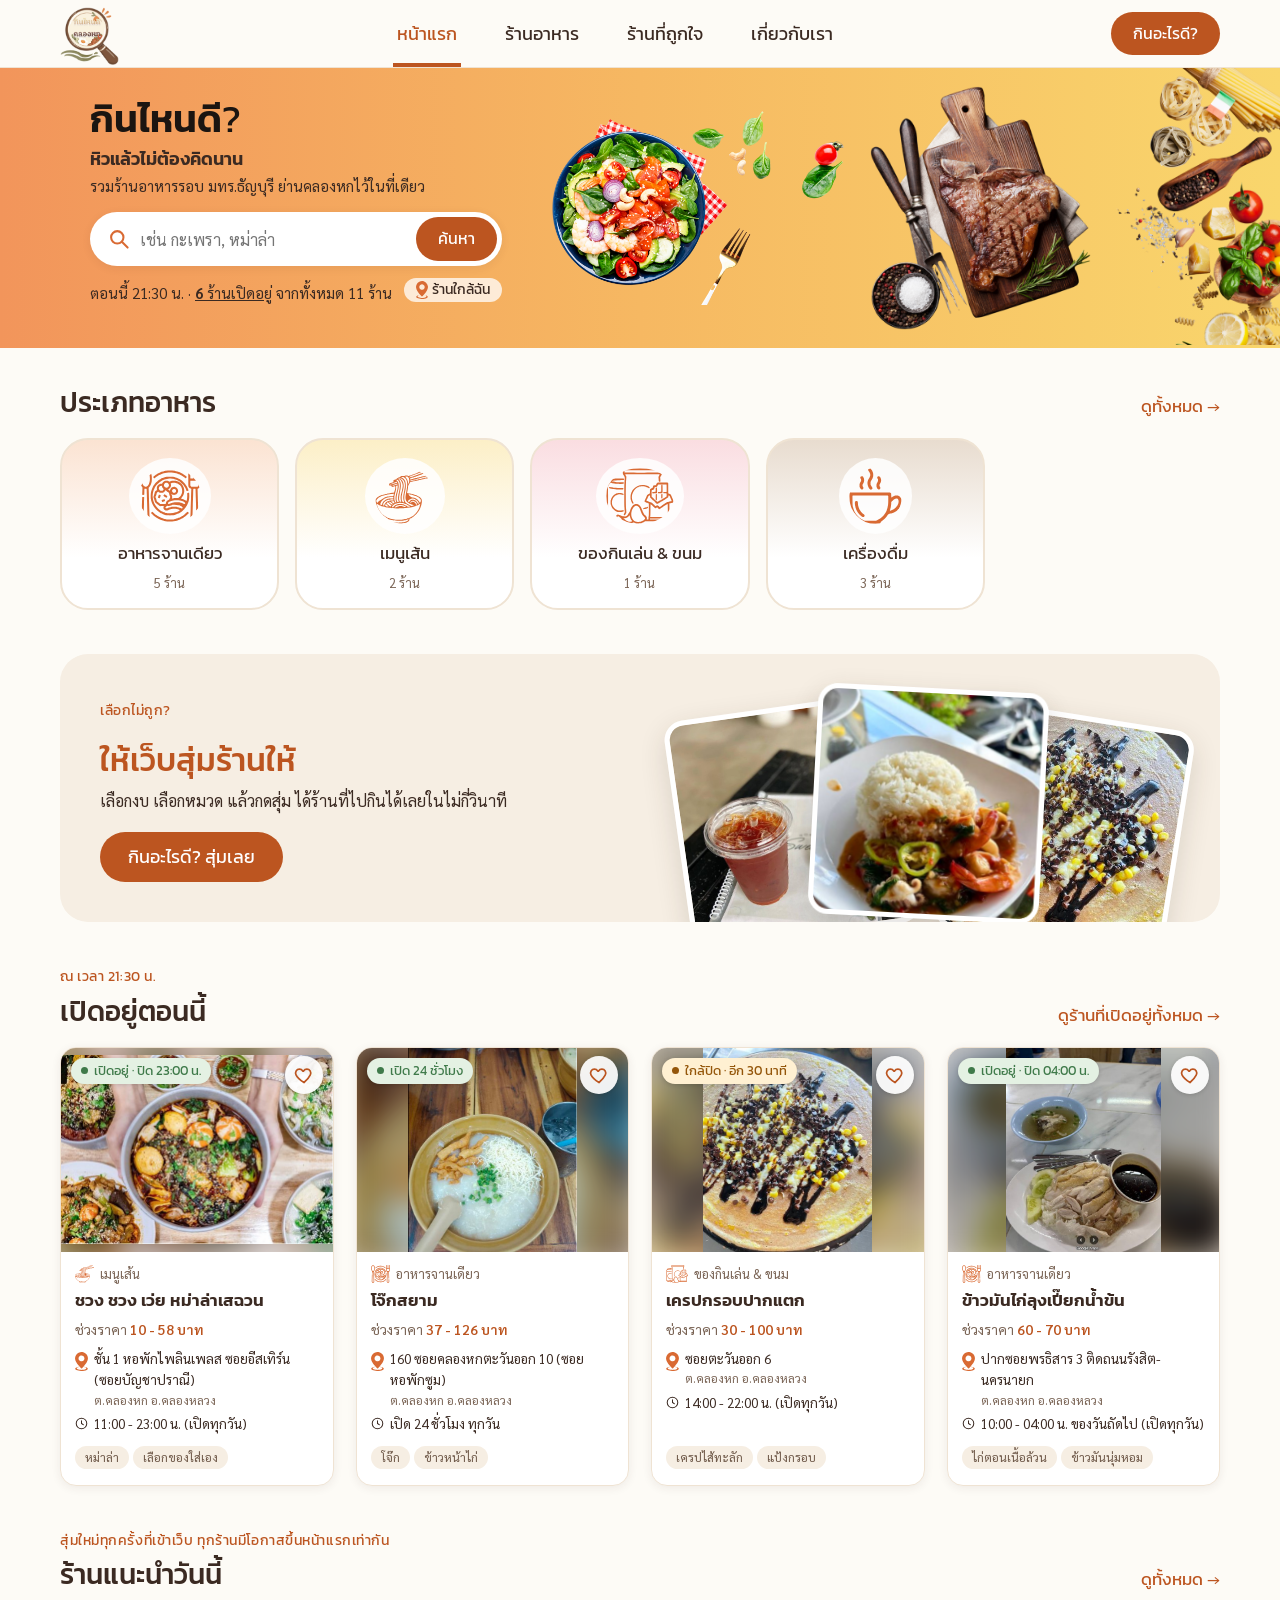
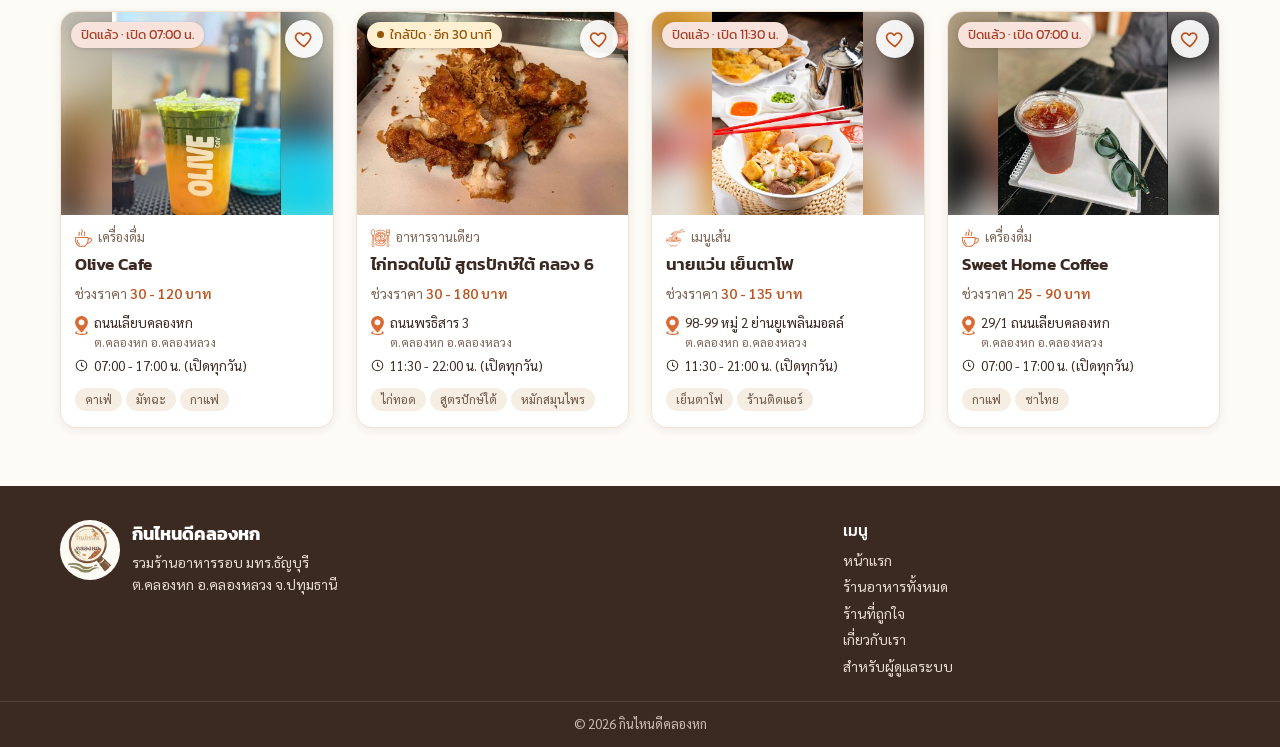
<file: index.html>
<!DOCTYPE html>
<html lang="th">
<head>
  <meta charset="UTF-8">
  <meta name="viewport" content="width=device-width, initial-scale=1.0">
  <title>กินไหนดีคลองหก</title>
  <meta property="og:type" content="website">
  <meta property="og:site_name" content="กินไหนดีคลองหก">
  <meta property="og:locale" content="th_TH">
  <meta property="og:title" content="กินไหนดีคลองหก">
  <meta property="og:description" content="รวมร้านอาหารอร่อยรอบ มทร.ธัญบุรี ต.คลองหก อ.คลองหลวง จ.ปทุมธานี">
  <meta property="og:url" content="https://pitchawat2549-cloud.github.io/kinnaidee-khlong6/">
  <meta property="og:image" content="https://pitchawat2549-cloud.github.io/kinnaidee-khlong6/images/og-image.jpg">
  <meta property="og:image:width" content="1200">
  <meta property="og:image:height" content="630">
  <meta property="og:image:alt" content="กินไหนดีคลองหก รวมร้านอาหารรอบ มทร.ธัญบุรี">
  <meta name="twitter:card" content="summary_large_image">
  <meta name="description" content="รวมร้านอาหารอร่อยรอบ มทร.ธัญบุรี ต.คลองหก อ.คลองหลวง จ.ปทุมธานี">
  <link rel="icon" href="images/favicon/favicon.ico?v=2" sizes="any">
  <link rel="icon" type="image/png" sizes="32x32" href="images/favicon/favicon-32.png?v=2">
  <link rel="icon" type="image/png" sizes="192x192" href="images/favicon/favicon-192.png?v=2">
  <link rel="apple-touch-icon" href="images/favicon/apple-touch-icon.png?v=2">
  <link rel="preconnect" href="https://fonts.googleapis.com">
  <link href="https://fonts.googleapis.com/css2?family=Kanit:wght@400;500;600&family=Sarabun:wght@400;500;600&display=swap" rel="stylesheet">
  <link rel="stylesheet" href="css/common.css?v=20261018f">
  <link rel="stylesheet" href="css/home.css?v=20261018f">
</head>
<body data-root="" data-page="home">

  <header id="site-header"></header>

  <main class="container">

    <section class="hero hero-home">
      <div class="hero-text">
        <h1>กินไหนดี<span class="light">?</span></h1>
        <h2>หิวแล้วไม่ต้องคิดนาน</h2>
        <p>รวมร้านอาหารรอบ มทร.ธัญบุรี ย่านคลองหกไว้ในที่เดียว</p>
        <form class="search-bar" action="restaurant/restaurants.html" role="search">
          <img src="images/icons/search.svg" alt="">
          <input type="search" name="q" id="home-q" placeholder="เช่น กะเพรา, หม่าล่า" aria-label="ค้นหาร้านหรือเมนู">
          <button class="btn" type="submit">ค้นหา</button>
        </form>
        <p class="hero-status" id="home-status"></p>
      </div>
      <div class="hero-images">
        <img src="images/decor/salad.png" alt="" class="img-salad">
        <img src="images/decor/steak.png" alt="" class="img-steak">
        <img src="images/decor/pasta.png" alt="" class="img-pasta">
      </div>
    </section>

    <section class="section">
      <div class="section-head">
        <h2>ประเภทอาหาร</h2>
        <a href="restaurant/restaurants.html" class="see-all">ดูทั้งหมด →</a>
      </div>
      <div class="category-list" id="home-categories"></div>
    </section>

    <section class="section">
      <div class="pick-band">
        <div class="pick-band-text">
          <p class="eyebrow">เลือกไม่ถูก?</p>
          <h2>ให้เว็บสุ่มร้านให้</h2>
          <p>เลือกงบ เลือกหมวด แล้วกดสุ่ม ได้ร้านที่ไปกินได้เลยในไม่กี่วินาที</p>
          <button type="button" class="btn btn-lg" data-picker>กินอะไรดี? สุ่มเลย</button>
        </div>
        <div class="pick-band-photos" id="pick-photos" aria-hidden="true"></div>
      </div>
    </section>

    <section class="section" id="open-section" hidden>
      <div class="section-head">
        <div>
          <p class="eyebrow" id="open-time"></p>
          <h2>เปิดอยู่ตอนนี้</h2>
        </div>
        <a href="restaurant/restaurants.html?open=1" class="see-all">ดูร้านที่เปิดอยู่ทั้งหมด →</a>
      </div>
      <div class="restaurant-list" id="home-open"></div>
    </section>

    <section class="section">
      <div class="section-head">
        <div>
          <p class="eyebrow">สุ่มใหม่ทุกครั้งที่เข้าเว็บ ทุกร้านมีโอกาสขึ้นหน้าแรกเท่ากัน</p>
          <h2>ร้านแนะนำวันนี้</h2>
        </div>
        <a href="restaurant/restaurants.html" class="see-all">ดูทั้งหมด →</a>
      </div>
      <div class="restaurant-list" id="home-restaurants"></div>
    </section>

    <section class="section" id="fav-section" hidden>
      <div class="section-head">
        <h2>ร้านที่คุณถูกใจ</h2>
        <a href="restaurant/favorites.html" class="see-all">ดูทั้งหมด →</a>
      </div>
      <div class="restaurant-list" id="home-favs"></div>
    </section>

  </main>

  <footer id="site-footer"></footer>

  <script src="js/config.js?v=20261018f"></script>
  <script src="js/seed-data.js?v=20261018f"></script>
  <script src="js/api.js?v=20261018f"></script>
  <script src="js/ui.js?v=20261018f"></script>
  <script src="js/home.js?v=20261018f"></script>
</body>
</html>
</file>
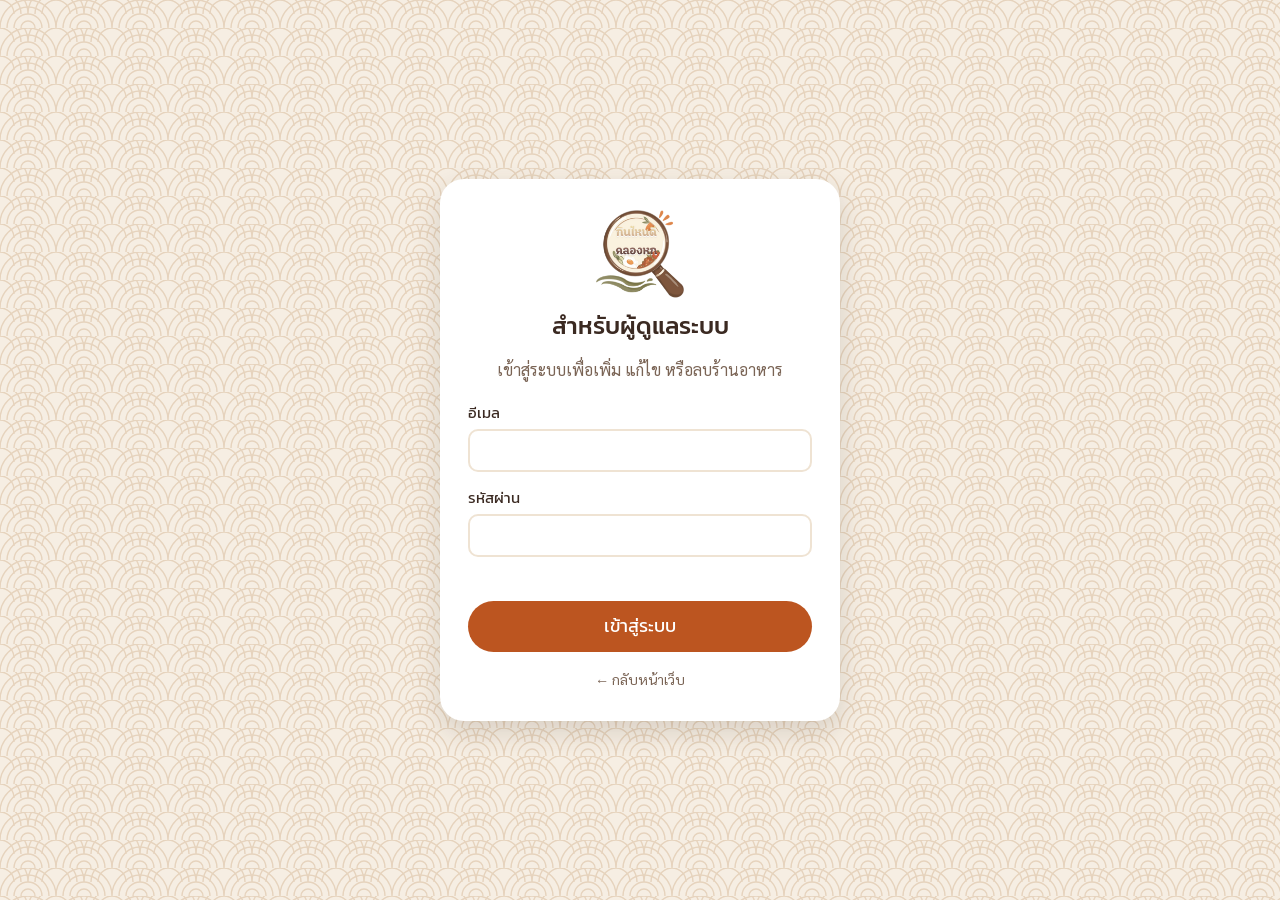
<file: admin/index.html>
<!DOCTYPE html>
<html lang="th">
<head>
  <meta charset="UTF-8">
  <meta name="viewport" content="width=device-width, initial-scale=1.0">
  <title>ระบบจัดการร้าน | กินไหนดีคลองหก</title>
  <meta name="robots" content="noindex">
  <link rel="icon" href="../images/favicon/favicon.ico?v=2" sizes="any">
  <link rel="icon" type="image/png" sizes="32x32" href="../images/favicon/favicon-32.png?v=2">
  <link rel="icon" type="image/png" sizes="192x192" href="../images/favicon/favicon-192.png?v=2">
  <link rel="apple-touch-icon" href="../images/favicon/apple-touch-icon.png?v=2">
  <link href="https://fonts.googleapis.com/css2?family=Kanit:wght@400;500;600&family=Sarabun:wght@400;500;600&display=swap" rel="stylesheet">
  <link rel="stylesheet" href="../css/common.css?v=20261018f">
  <link rel="stylesheet" href="../css/admin.css?v=20261018f">
</head>
<body data-root="../" data-page="admin">

  <header class="admin-bar">
    <a href="../index.html" class="admin-brand"><img src="../images/logo.png" alt=""> ระบบจัดการร้าน</a>
    <div class="admin-user">
      <span id="admin-email"></span>
      <a href="../index.html" target="_blank" rel="noopener" class="btn btn-ghost">ดูหน้าเว็บ</a>
      <button type="button" class="btn" id="logout">ออกจากระบบ</button>
    </div>
  </header>

  <main class="admin-main">
    <nav class="admin-tabs" role="tablist">
      <button type="button" role="tab" class="active" data-tab="restaurants" aria-selected="true">ร้านอาหาร <small id="count-restaurants"></small></button>
      <button type="button" role="tab" data-tab="suggestions" aria-selected="false">ข้อความจากผู้ใช้ <small id="count-new"></small></button>
    </nav>

    <section id="tab-restaurants">
      <div class="admin-toolbar">
        <input type="search" id="admin-search" placeholder="ค้นหาชื่อร้าน หรือรหัสร้าน" aria-label="ค้นหาร้าน">
        <button type="button" class="btn" id="add-restaurant">+ เพิ่มร้านใหม่</button>
      </div>
      <div class="table-wrap">
        <table class="admin-table">
          <thead>
            <tr><th>รูป</th><th>ชื่อร้าน</th><th>หมวด</th><th>เวลาเปิด-ปิด</th><th>สถานะ</th><th>แก้ไขล่าสุด</th><th></th></tr>
          </thead>
          <tbody id="restaurant-rows"></tbody>
        </table>
      </div>
    </section>

    <section id="tab-suggestions" hidden>
      <div class="suggestion-list" id="suggestion-list"></div>
    </section>
  </main>

  <script src="../js/config.js?v=20261018f"></script>
  <script src="../js/seed-data.js?v=20261018f"></script>
  <script src="../js/api.js?v=20261018f"></script>
  <script src="../js/ui.js?v=20261018f"></script>
  <script src="../js/admin.js?v=20261018f"></script>
</body>
</html>
</file>
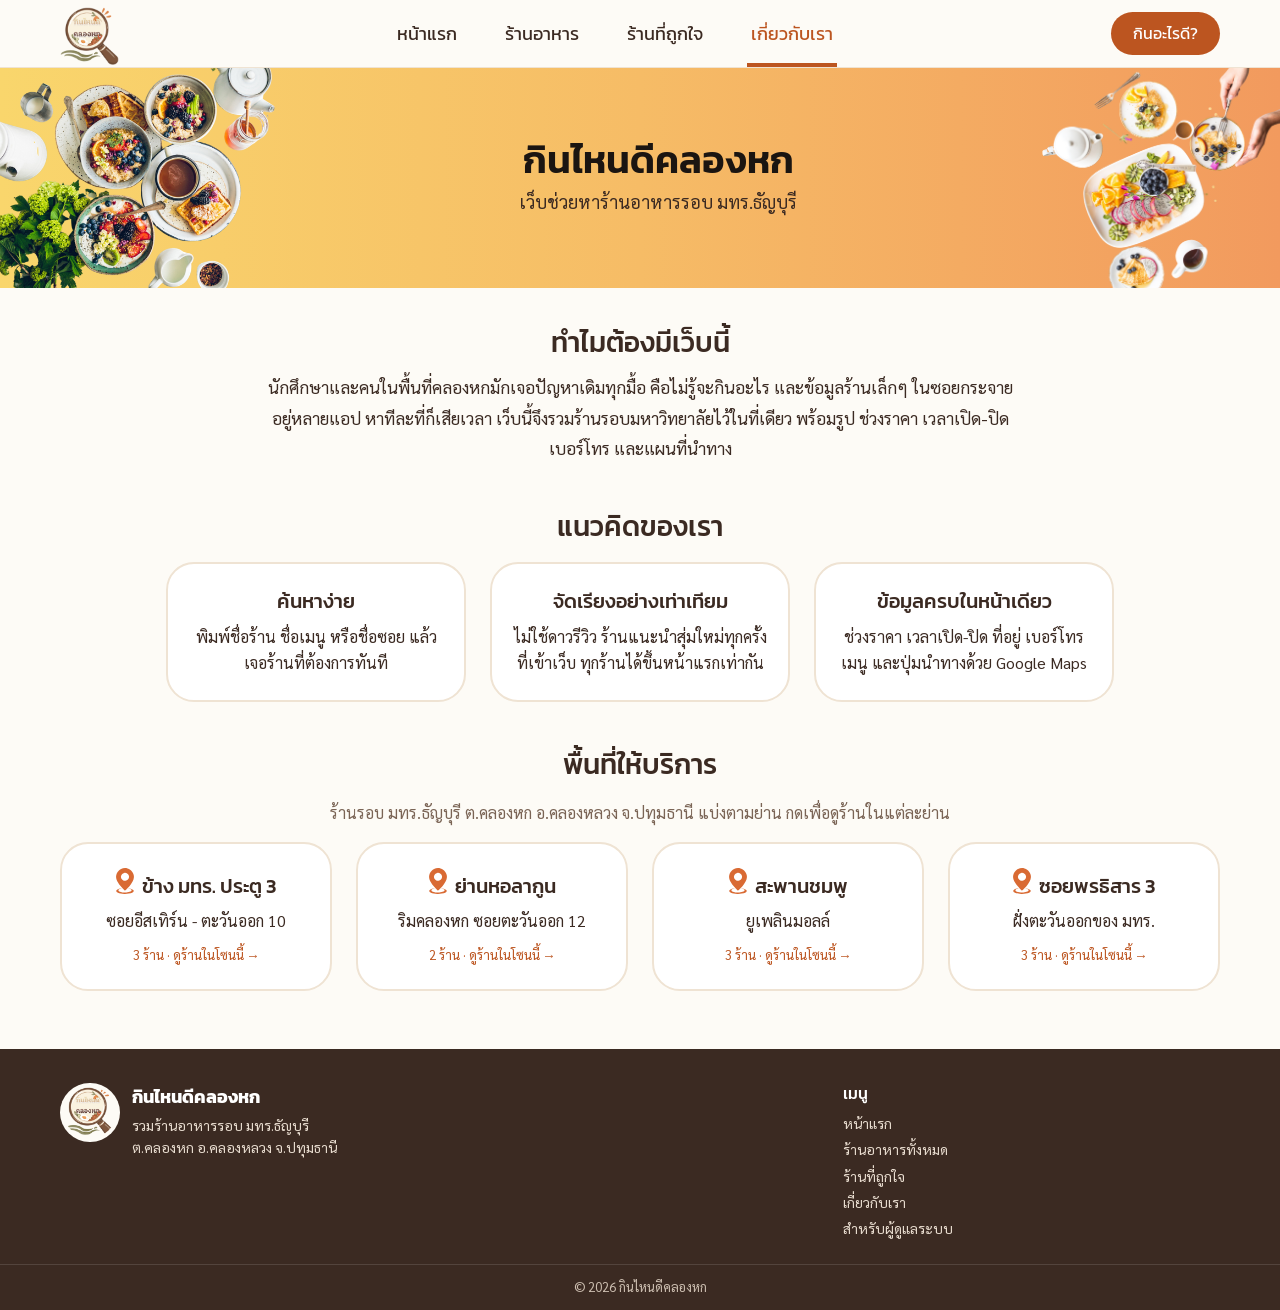
<file: about/about.html>
<!DOCTYPE html>
<html lang="th">
<head>
  <meta charset="UTF-8">
  <meta name="viewport" content="width=device-width, initial-scale=1.0">
  <title>เกี่ยวกับเรา | กินไหนดีคลองหก</title>
  <meta property="og:type" content="website">
  <meta property="og:site_name" content="กินไหนดีคลองหก">
  <meta property="og:locale" content="th_TH">
  <meta property="og:title" content="เกี่ยวกับเรา | กินไหนดีคลองหก">
  <meta property="og:description" content="ที่มาของเว็บกินไหนดีคลองหก แนวคิด พื้นที่ให้บริการ และทีมงาน">
  <meta property="og:url" content="https://pitchawat2549-cloud.github.io/kinnaidee-khlong6/about/about.html">
  <meta property="og:image" content="https://pitchawat2549-cloud.github.io/kinnaidee-khlong6/images/og-image.jpg">
  <meta property="og:image:width" content="1200">
  <meta property="og:image:height" content="630">
  <meta property="og:image:alt" content="กินไหนดีคลองหก รวมร้านอาหารรอบ มทร.ธัญบุรี">
  <meta name="twitter:card" content="summary_large_image">
  <meta name="description" content="ที่มาของเว็บกินไหนดีคลองหก แนวคิด พื้นที่ให้บริการ และทีมงาน">
  <link rel="icon" href="../images/favicon/favicon.ico?v=2" sizes="any">
  <link rel="icon" type="image/png" sizes="32x32" href="../images/favicon/favicon-32.png?v=2">
  <link rel="icon" type="image/png" sizes="192x192" href="../images/favicon/favicon-192.png?v=2">
  <link rel="apple-touch-icon" href="../images/favicon/apple-touch-icon.png?v=2">
  <link rel="preconnect" href="https://fonts.googleapis.com">
  <link href="https://fonts.googleapis.com/css2?family=Kanit:wght@400;500;600&family=Sarabun:wght@400;500;600&display=swap" rel="stylesheet">
  <link rel="stylesheet" href="../css/common.css?v=20261018f">
  <link rel="stylesheet" href="../css/about.css?v=20261018f">
</head>
<body data-root="../" data-page="about">

  <header id="site-header"></header>

  <main class="container">

    <section class="hero hero-about">
      <img src="../images/decor/breakfast-left.png" alt="" class="img-left">
      <div class="about-title">
        <h1>กินไหนดีคลองหก</h1>
        <p>เว็บช่วยหาร้านอาหารรอบ มทร.ธัญบุรี</p>
      </div>
      <img src="../images/decor/breakfast-right.png" alt="" class="img-right">
    </section>

    <section class="section about-intro center">
      <h2>ทำไมต้องมีเว็บนี้</h2>
      <p>นักศึกษาและคนในพื้นที่คลองหกมักเจอปัญหาเดิมทุกมื้อ คือไม่รู้จะกินอะไร และข้อมูลร้านเล็กๆ ในซอยกระจายอยู่หลายแอป หาทีละที่ก็เสียเวลา เว็บนี้จึงรวมร้านรอบมหาวิทยาลัยไว้ในที่เดียว พร้อมรูป ช่วงราคา เวลาเปิด-ปิด เบอร์โทร และแผนที่นำทาง</p>
    </section>

    <section class="section center">
      <h2 class="about-h">แนวคิดของเรา</h2>
      <div class="about-list">
        <div class="about-card">
          <h3>ค้นหาง่าย</h3>
          <p>พิมพ์ชื่อร้าน ชื่อเมนู หรือชื่อซอย แล้วเจอร้านที่ต้องการทันที</p>
        </div>
        <div class="about-card">
          <h3>จัดเรียงอย่างเท่าเทียม</h3>
          <p>ไม่ใช้ดาวรีวิว ร้านแนะนำสุ่มใหม่ทุกครั้งที่เข้าเว็บ ทุกร้านได้ขึ้นหน้าแรกเท่ากัน</p>
        </div>
        <div class="about-card">
          <h3>ข้อมูลครบในหน้าเดียว</h3>
          <p>ช่วงราคา เวลาเปิด-ปิด ที่อยู่ เบอร์โทร เมนู และปุ่มนำทางด้วย Google Maps</p>
        </div>
      </div>
    </section>

    <section class="section center">
      <h2 class="about-h">พื้นที่ให้บริการ</h2>
      <p class="muted">ร้านรอบ มทร.ธัญบุรี ต.คลองหก อ.คลองหลวง จ.ปทุมธานี แบ่งตามย่าน กดเพื่อดูร้านในแต่ละย่าน</p>
      <div class="about-list" id="area-list"></div>
    </section>

  </main>

  <footer id="site-footer"></footer>

  <script src="../js/config.js?v=20261018f"></script>
  <script src="../js/seed-data.js?v=20261018f"></script>
  <script src="../js/api.js?v=20261018f"></script>
  <script src="../js/ui.js?v=20261018f"></script>
  <script src="../js/about.js?v=20261018f"></script>
</body>
</html>
</file>
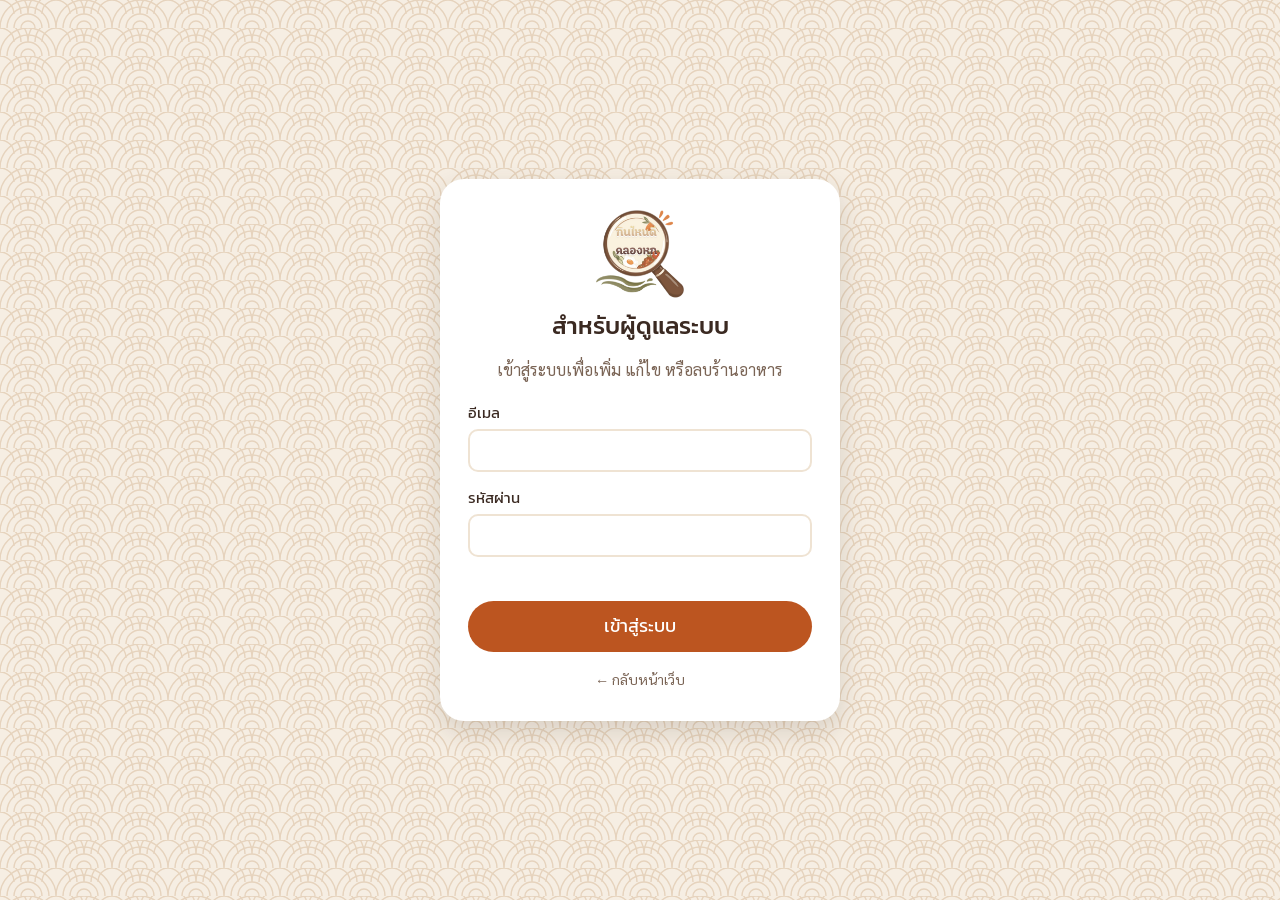
<file: admin/login.html>
<!DOCTYPE html>
<html lang="th">
<head>
  <meta charset="UTF-8">
  <meta name="viewport" content="width=device-width, initial-scale=1.0">
  <title>เข้าสู่ระบบผู้ดูแล | กินไหนดีคลองหก</title>
  <meta name="robots" content="noindex">
  <link rel="icon" href="../images/favicon/favicon.ico?v=2" sizes="any">
  <link rel="icon" type="image/png" sizes="32x32" href="../images/favicon/favicon-32.png?v=2">
  <link rel="icon" type="image/png" sizes="192x192" href="../images/favicon/favicon-192.png?v=2">
  <link rel="apple-touch-icon" href="../images/favicon/apple-touch-icon.png?v=2">
  <link href="https://fonts.googleapis.com/css2?family=Kanit:wght@400;500;600&family=Sarabun:wght@400;500;600&display=swap" rel="stylesheet">
  <link rel="stylesheet" href="../css/common.css?v=20261018f">
  <link rel="stylesheet" href="../css/admin.css?v=20261018f">
</head>
<body data-root="../" data-page="admin" class="admin-login">

  <main class="login-box">
    <a href="../index.html"><img src="../images/logo.png" alt="กินไหนดีคลองหก" class="login-logo"></a>
    <h1>สำหรับผู้ดูแลระบบ</h1>
    <p class="muted">เข้าสู่ระบบเพื่อเพิ่ม แก้ไข หรือลบร้านอาหาร</p>

    <div class="notice" id="not-configured" hidden>
      <b>ยังไม่ได้เชื่อมฐานข้อมูล</b>
      <p>ใส่ค่า SUPABASE_URL และ SUPABASE_ANON_KEY ในไฟล์ <code>js/config.js</code> ก่อน (ดูวิธีใน README.md)</p>
    </div>

    <form id="login-form" class="login-form" novalidate>
      <label class="field">อีเมล <input type="email" id="email" autocomplete="username" required></label>
      <label class="field">รหัสผ่าน <input type="password" id="password" autocomplete="current-password" required></label>
      <p class="form-msg" role="alert" id="login-msg"></p>
      <button class="btn btn-lg" type="submit">เข้าสู่ระบบ</button>
    </form>
    <a href="../index.html" class="back-site">← กลับหน้าเว็บ</a>
  </main>

  <script src="../js/config.js?v=20261018f"></script>
  <script src="../js/seed-data.js?v=20261018f"></script>
  <script src="../js/api.js?v=20261018f"></script>
  <script src="../js/ui.js?v=20261018f"></script>
  <script>    (async () => {
      if (!DB.configured) {
        $("#not-configured").hidden = false;
        $$("#login-form input, #login-form button").forEach(el => (el.disabled = true));
        return;
      }
      if (await DB.admin.session()) location.replace("index.html");
      $("#login-form").addEventListener("submit", async e => {
        e.preventDefault();
        const msg = $("#login-msg");
        const email = $("#email").value.trim(), password = $("#password").value;
        if (!email || !password) { msg.textContent = "กรุณากรอกอีเมลและรหัสผ่าน"; return; }
        const btn = $("button[type=submit]");
        btn.disabled = true; btn.textContent = "กำลังเข้าสู่ระบบ…";
        try {
          await DB.admin.signIn(email, password);
          location.replace("index.html");
        } catch (err) {
          msg.textContent = err.message;
          btn.disabled = false; btn.textContent = "เข้าสู่ระบบ";
        }
      });
    })();
  </script>
</body>
</html>
</file>
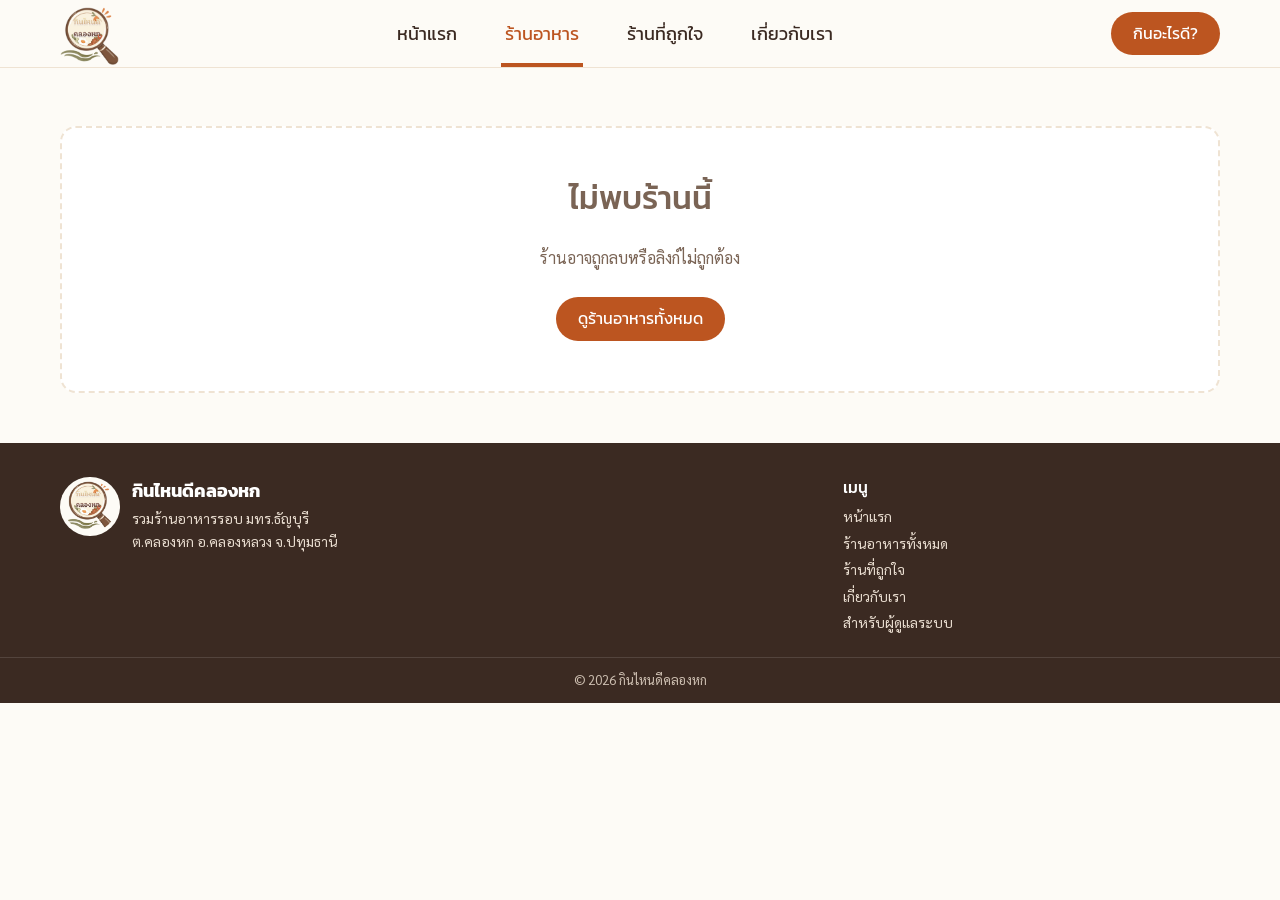
<file: restaurant/detail.html>
<!DOCTYPE html>
<html lang="th">
<head>
  <meta charset="UTF-8">
  <meta name="viewport" content="width=device-width, initial-scale=1.0">
  <title>รายละเอียดร้าน | กินไหนดีคลองหก</title>
  <meta property="og:type" content="website">
  <meta property="og:site_name" content="กินไหนดีคลองหก">
  <meta property="og:locale" content="th_TH">
  <meta property="og:title" content="รายละเอียดร้าน | กินไหนดีคลองหก">
  <meta property="og:description" content="รายละเอียดร้านอาหาร เมนู ราคา เวลาเปิด-ปิด และแผนที่">
  <meta property="og:url" content="https://pitchawat2549-cloud.github.io/kinnaidee-khlong6/restaurant/detail.html">
  <meta property="og:image" content="https://pitchawat2549-cloud.github.io/kinnaidee-khlong6/images/og-image.jpg">
  <meta property="og:image:width" content="1200">
  <meta property="og:image:height" content="630">
  <meta property="og:image:alt" content="กินไหนดีคลองหก รวมร้านอาหารรอบ มทร.ธัญบุรี">
  <meta name="twitter:card" content="summary_large_image">
  <meta name="description" content="รายละเอียดร้านอาหาร เมนู ราคา เวลาเปิด-ปิด และแผนที่">
  <link rel="icon" href="../images/favicon/favicon.ico?v=2" sizes="any">
  <link rel="icon" type="image/png" sizes="32x32" href="../images/favicon/favicon-32.png?v=2">
  <link rel="icon" type="image/png" sizes="192x192" href="../images/favicon/favicon-192.png?v=2">
  <link rel="apple-touch-icon" href="../images/favicon/apple-touch-icon.png?v=2">
  <link rel="preconnect" href="https://fonts.googleapis.com">
  <link href="https://fonts.googleapis.com/css2?family=Kanit:wght@400;500;600&family=Sarabun:wght@400;500;600&display=swap" rel="stylesheet">
  <link rel="stylesheet" href="../css/common.css?v=20261018f">
  <link rel="stylesheet" href="../css/restaurant-detail.css?v=20261018f">
</head>
<body data-root="../" data-page="restaurants">

  <header id="site-header"></header>

  <main class="container detail" id="detail">

    <nav class="crumbs" aria-label="ตำแหน่งหน้า">
      <a href="../index.html">หน้าแรก</a> ›
      <a href="restaurants.html">ร้านอาหาร</a> ›
      <span id="crumb-name"></span>
    </nav>

    <div class="detail-top">
      <section class="gallery" aria-label="รูปร้าน">
        <button type="button" class="gallery-main" id="gallery-main" aria-label="ดูรูปขนาดใหญ่">
          <span class="gallery-blur" id="gallery-blur"></span>
          <img id="gallery-img" alt="">
          <span class="gallery-zoom">ดูรูปเต็มจอ ⤢</span>
        </button>
        <div class="gallery-thumbs" id="gallery-thumbs"></div>
        <p class="credit" id="detail-credit"></p>
      </section>

      <section class="info">
        <p class="info-cat" id="detail-cat"></p>
        <h1 id="detail-name"></h1>
        <p id="detail-status"></p>
        <dl class="info-list">
          <div id="row-price"><dt>ช่วงราคา</dt><dd id="detail-price"></dd></div>
          <div id="row-hours"><dt>เวลาเปิด-ปิด</dt><dd id="detail-hours"></dd></div>
          <div><dt>ที่อยู่</dt><dd id="detail-address"></dd></div>
          <div id="row-area"><dt>โซน</dt><dd id="detail-area"></dd></div>
          <div id="row-phone"><dt>เบอร์โทร</dt><dd id="detail-phone"></dd></div>
        </dl>
        <div class="tags" id="detail-tags"></div>
        <div class="info-actions">
          <a class="btn" id="detail-route" target="_blank" rel="noopener">ดูเส้นทาง</a>
          <a class="btn btn-ghost" id="detail-call" hidden>โทรหาร้าน</a>
          <button type="button" class="btn btn-ghost fav-text" id="detail-fav">♡ ถูกใจ</button>
          <button type="button" class="btn btn-ghost" id="detail-share">แชร์ร้านนี้</button>
        </div>
        <p class="verified" id="detail-verified" hidden></p>
        <p class="data-note">ข้อมูลเวลา เบอร์โทร และราคา รวบรวมจาก Google Maps และ Wongnai (ต.ค. 2026)
          ราคาหน้าร้านอาจต่างจากราคาในแอปเดลิเวอรี่ และอาจเปลี่ยนแปลงได้</p>
        <button type="button" class="link-btn report" id="detail-report">ข้อมูลไม่ถูกต้อง? แจ้งทีมงาน</button>
      </section>
    </div>

    <section class="panel" id="menu-panel" aria-labelledby="menu-title">
      <h2 id="menu-title">เมนูและราคา</h2>
      <div class="menu-grid" id="detail-menu"></div>
    </section>

    <section class="panel" aria-labelledby="map-title">
      <div class="panel-head">
        <h2 id="map-title"><img src="../images/icons/pin.svg" alt=""> ตำแหน่งร้าน</h2>
        <a class="see-all" id="detail-route2" target="_blank" rel="noopener">เปิดใน Google Maps →</a>
      </div>
      <p class="muted" id="map-address"></p>
      <iframe id="detail-map" class="map" loading="lazy" title="แผนที่ร้าน" referrerpolicy="no-referrer-when-downgrade"></iframe>
    </section>

    <section class="section related" id="related-section" hidden>
      <div class="section-head">
        <h2>ร้านอื่นในหมวด<span id="related-cat"></span></h2>
      </div>
      <div class="restaurant-list" id="related-list"></div>
    </section>

  </main>

  <footer id="site-footer"></footer>

  <script src="../js/config.js?v=20261018f"></script>
  <script src="../js/seed-data.js?v=20261018f"></script>
  <script src="../js/api.js?v=20261018f"></script>
  <script src="../js/ui.js?v=20261018f"></script>
  <script src="../js/detail.js?v=20261018f"></script>
</body>
</html>
</file>
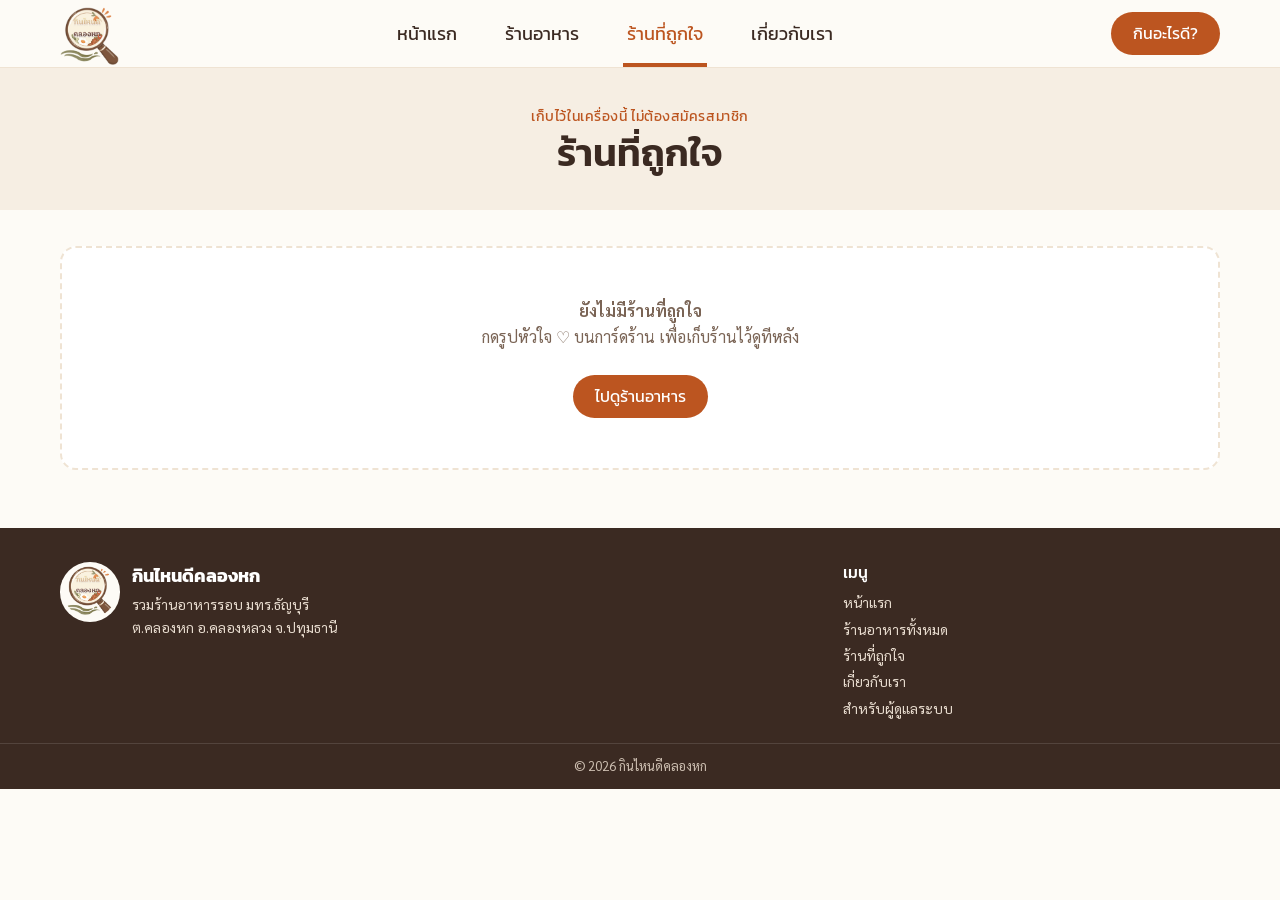
<file: restaurant/favorites.html>
<!DOCTYPE html>
<html lang="th">
<head>
  <meta charset="UTF-8">
  <meta name="viewport" content="width=device-width, initial-scale=1.0">
  <title>ร้านที่ถูกใจ | กินไหนดีคลองหก</title>
  <meta property="og:type" content="website">
  <meta property="og:site_name" content="กินไหนดีคลองหก">
  <meta property="og:locale" content="th_TH">
  <meta property="og:title" content="ร้านที่ถูกใจ | กินไหนดีคลองหก">
  <meta property="og:description" content="ร้านอาหารที่คุณกดถูกใจไว้ในเว็บกินไหนดีคลองหก">
  <meta property="og:url" content="https://pitchawat2549-cloud.github.io/kinnaidee-khlong6/restaurant/favorites.html">
  <meta property="og:image" content="https://pitchawat2549-cloud.github.io/kinnaidee-khlong6/images/og-image.jpg">
  <meta property="og:image:width" content="1200">
  <meta property="og:image:height" content="630">
  <meta property="og:image:alt" content="กินไหนดีคลองหก รวมร้านอาหารรอบ มทร.ธัญบุรี">
  <meta name="twitter:card" content="summary_large_image">
  <meta name="description" content="ร้านอาหารที่คุณกดถูกใจไว้ในเว็บกินไหนดีคลองหก">
  <link rel="icon" href="../images/favicon/favicon.ico?v=2" sizes="any">
  <link rel="icon" type="image/png" sizes="32x32" href="../images/favicon/favicon-32.png?v=2">
  <link rel="icon" type="image/png" sizes="192x192" href="../images/favicon/favicon-192.png?v=2">
  <link rel="apple-touch-icon" href="../images/favicon/apple-touch-icon.png?v=2">
  <link rel="preconnect" href="https://fonts.googleapis.com">
  <link href="https://fonts.googleapis.com/css2?family=Kanit:wght@400;500;600&family=Sarabun:wght@400;500;600&display=swap" rel="stylesheet">
  <link rel="stylesheet" href="../css/common.css?v=20261018f">
  <link rel="stylesheet" href="../css/favorites.css?v=20261018f">
</head>
<body data-root="../" data-page="favorites">

  <header id="site-header"></header>

  <main class="container">

    <section class="fav-head">
      <p class="eyebrow">เก็บไว้ในเครื่องนี้ ไม่ต้องสมัครสมาชิก</p>
      <h1>ร้านที่ถูกใจ</h1>
      <p class="muted" id="fav-count"></p>
    </section>

    <section class="section">
      <div class="fav-tools" id="fav-tools" hidden>
        <button type="button" class="btn" data-picker-fav>สุ่มจากร้านที่ถูกใจ</button>
        <button type="button" class="link-btn clear-btn" id="fav-clear">ล้างทั้งหมด</button>
      </div>
      <div class="restaurant-list" id="fav-list"></div>
    </section>

  </main>

  <footer id="site-footer"></footer>

  <script src="../js/config.js?v=20261018f"></script>
  <script src="../js/seed-data.js?v=20261018f"></script>
  <script src="../js/api.js?v=20261018f"></script>
  <script src="../js/ui.js?v=20261018f"></script>
  <script src="../js/favorites.js?v=20261018f"></script>
</body>
</html>
</file>
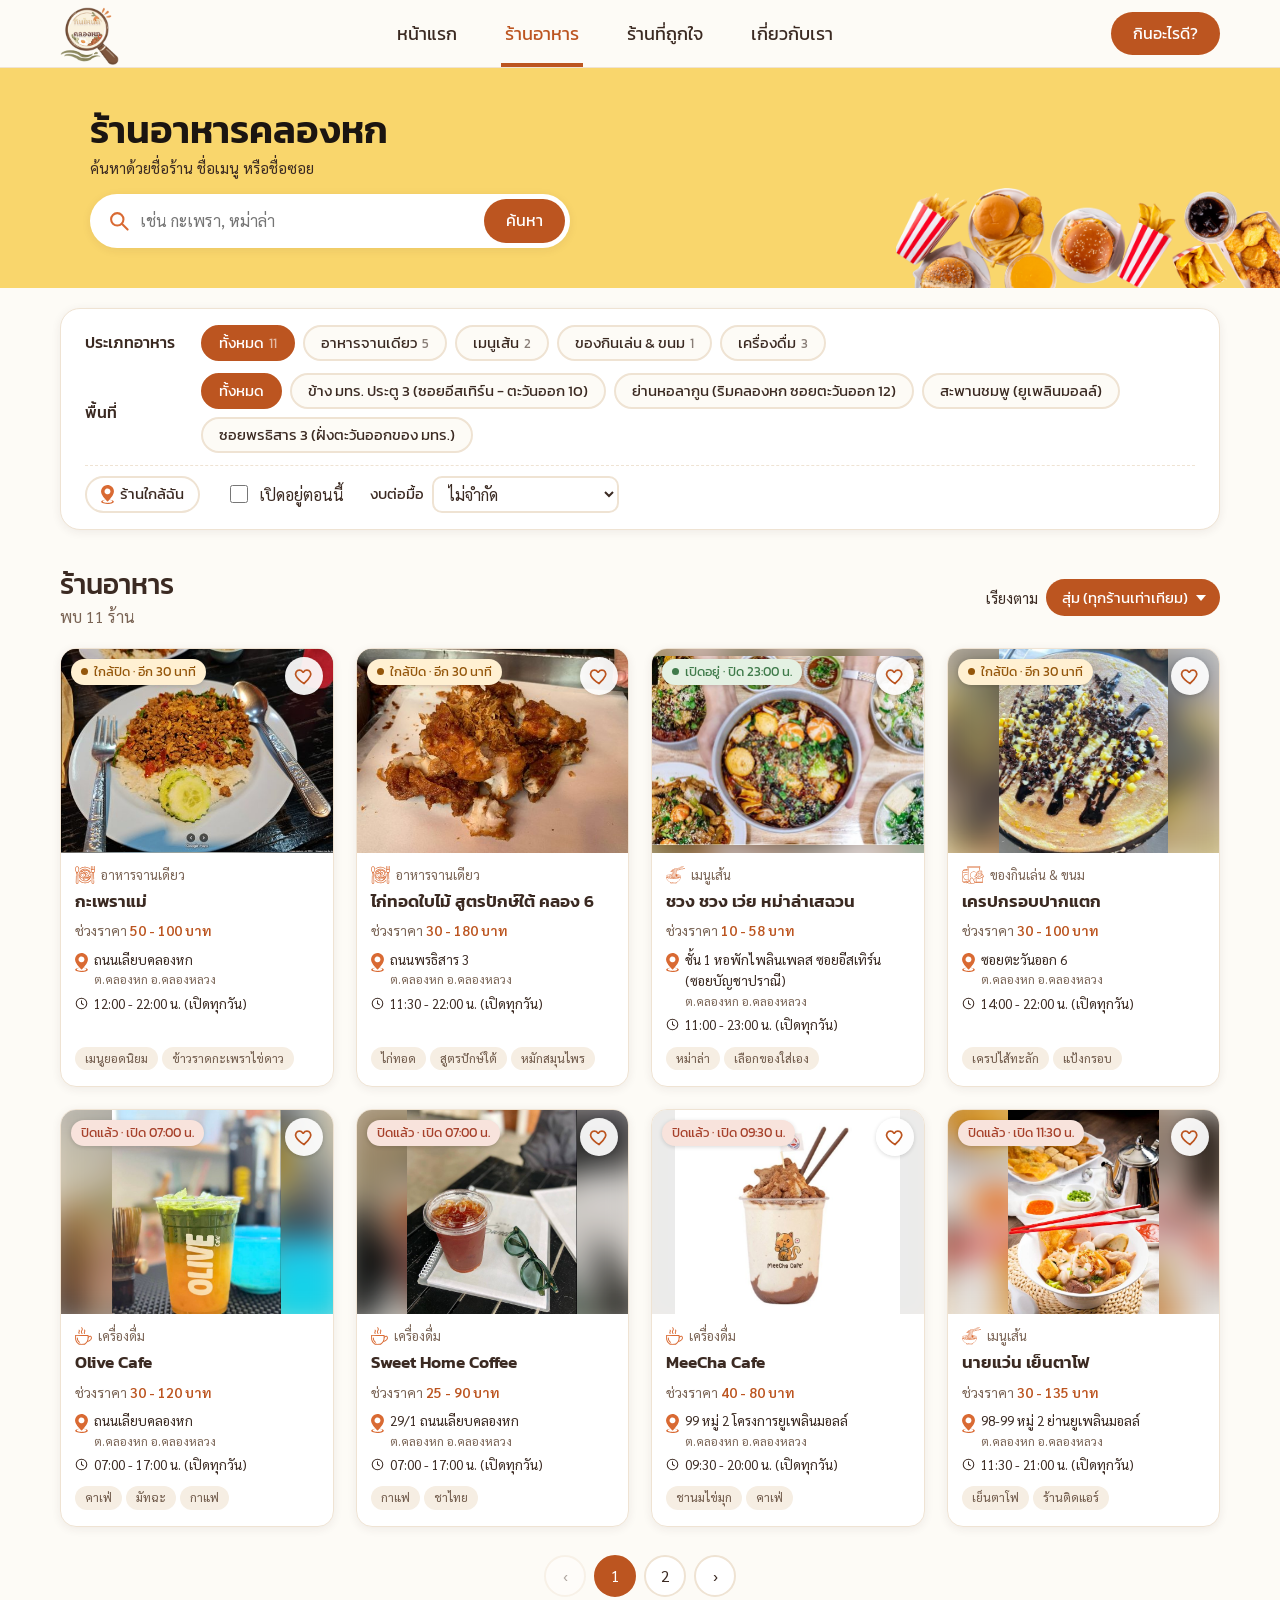
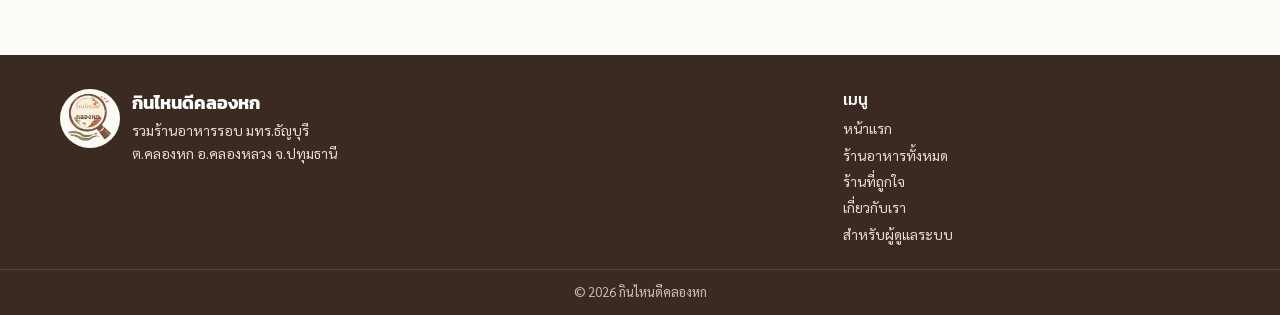
<file: restaurant/restaurants.html>
<!DOCTYPE html>
<html lang="th">
<head>
  <meta charset="UTF-8">
  <meta name="viewport" content="width=device-width, initial-scale=1.0">
  <title>ร้านอาหารทั้งหมด | กินไหนดีคลองหก</title>
  <meta property="og:type" content="website">
  <meta property="og:site_name" content="กินไหนดีคลองหก">
  <meta property="og:locale" content="th_TH">
  <meta property="og:title" content="ร้านอาหารทั้งหมด | กินไหนดีคลองหก">
  <meta property="og:description" content="ค้นหาร้านอาหารในคลองหก กรองตามหมวด พื้นที่ งบ และร้านที่เปิดอยู่">
  <meta property="og:url" content="https://pitchawat2549-cloud.github.io/kinnaidee-khlong6/restaurant/restaurants.html">
  <meta property="og:image" content="https://pitchawat2549-cloud.github.io/kinnaidee-khlong6/images/og-image.jpg">
  <meta property="og:image:width" content="1200">
  <meta property="og:image:height" content="630">
  <meta property="og:image:alt" content="กินไหนดีคลองหก รวมร้านอาหารรอบ มทร.ธัญบุรี">
  <meta name="twitter:card" content="summary_large_image">
  <meta name="description" content="ค้นหาร้านอาหารในคลองหก กรองตามหมวด พื้นที่ งบ และร้านที่เปิดอยู่">
  <link rel="icon" href="../images/favicon/favicon.ico?v=2" sizes="any">
  <link rel="icon" type="image/png" sizes="32x32" href="../images/favicon/favicon-32.png?v=2">
  <link rel="icon" type="image/png" sizes="192x192" href="../images/favicon/favicon-192.png?v=2">
  <link rel="apple-touch-icon" href="../images/favicon/apple-touch-icon.png?v=2">
  <link rel="preconnect" href="https://fonts.googleapis.com">
  <link href="https://fonts.googleapis.com/css2?family=Kanit:wght@400;500;600&family=Sarabun:wght@400;500;600&display=swap" rel="stylesheet">
  <link rel="stylesheet" href="../css/common.css?v=20261018f">
  <link rel="stylesheet" href="../css/restaurants.css?v=20261018f">
</head>
<body data-root="../" data-page="restaurants">

  <header id="site-header"></header>

  <main class="container">

    <section class="hero hero-restaurants">
      <div class="hero-text">
        <h1>ร้านอาหารคลองหก</h1>
        <p>ค้นหาด้วยชื่อร้าน ชื่อเมนู หรือชื่อซอย</p>
        <form class="search-bar" id="search-form" role="search">
          <img src="../images/icons/search.svg" alt="">
          <input type="search" id="search-input" placeholder="เช่น กะเพรา, หม่าล่า" aria-label="ค้นหาร้านหรือเมนู">
          <button class="btn" type="submit">ค้นหา</button>
        </form>
      </div>
      <img src="../images/decor/fastfood.png" alt="" class="img-fastfood">
    </section>

    <section class="filters" aria-label="ตัวกรอง">
      <div class="filter-row">
        <h3>ประเภทอาหาร</h3>
        <div class="chips" id="filter-category"></div>
      </div>
      <div class="filter-row">
        <h3>พื้นที่</h3>
        <div class="chips" id="filter-area"></div>
      </div>
      <div class="filter-row filter-extra">
        <div class="near-group">
          <button type="button" class="near-btn" id="near-btn" aria-pressed="false"><img src="../images/icons/pin.svg" alt=""><span>ร้านใกล้ฉัน</span></button>
          <select id="near-radius" aria-label="ระยะจากตำแหน่งของฉัน" hidden>
            <option value="500">ภายใน 500 ม.</option>
            <option value="1000">ภายใน 1 กม.</option>
            <option value="2000">ภายใน 2 กม.</option>
            <option value="0">ทุกระยะ (โชว์ระยะทาง)</option>
          </select>
        </div>
        <label class="check"><input type="checkbox" id="f-open"> เปิดอยู่ตอนนี้</label>
        <label class="field field-inline">งบต่อมื้อ
          <select id="f-budget">
            <option value="0">ไม่จำกัด</option>
            <option value="50">มีเมนูไม่เกิน 50 บาท</option>
            <option value="80">มีเมนูไม่เกิน 80 บาท</option>
            <option value="120">มีเมนูไม่เกิน 120 บาท</option>
          </select>
        </label>
      </div>
    </section>

    <section class="section">
      <div class="section-head result-head">
        <div>
          <h2>ร้านอาหาร</h2>
          <p class="muted result-count" id="restaurant-count" aria-live="polite"></p>
        </div>
        <div class="result-tools">
          <button type="button" class="link-btn clear-btn" id="clear-filters" hidden>ล้างตัวกรอง</button>
          <label class="sort">เรียงตาม
            <select id="sort">
              <option value="random">สุ่ม (ทุกร้านเท่าเทียม)</option>
              <option value="name">ชื่อร้าน ก-ฮ</option>
              <option value="price">ราคาน้อย → มาก</option>
              <option value="open">ร้านที่เปิดอยู่ก่อน</option>
              <option value="near">ใกล้ฉันที่สุด</option>
            </select>
          </label>
        </div>
      </div>
      <div class="restaurant-list" id="restaurant-list"></div>
      <nav class="pagination" id="pagination" aria-label="เลือกหน้า"></nav>
    </section>

  </main>

  <footer id="site-footer"></footer>

  <script src="../js/config.js?v=20261018f"></script>
  <script src="../js/seed-data.js?v=20261018f"></script>
  <script src="../js/api.js?v=20261018f"></script>
  <script src="../js/ui.js?v=20261018f"></script>
  <script src="../js/restaurants.js?v=20261018f"></script>
</body>
</html>
</file>
<file: css/common.css>
:root {
  --orange: #BC5520;          --orange-dark: #9E4518;
  --yellow: #F9D66C;
  --cream: #F6EEE3;           --bg: #FDFBF6;              --border: #EFE3D3;
  --text: #3B2A22;
  --muted: #7A6455;
  --tag: #A88B78;
  --green: #3F7A4A;           --green-bg: #E4F1E3;
  --red: #A6402A;             --red-bg: #F8E3DC;
  --shadow: 0 2px 10px rgba(59, 42, 34, 0.08);
  --shadow-lg: 0 10px 28px rgba(59, 42, 34, 0.16);
  --radius: 16px;
    --wave: url("data:image/svg+xml,%3Csvg xmlns='http://www.w3.org/2000/svg' width='56' height='28' viewBox='0 0 56 28'%3E%3Cg fill='none' stroke='%23E6D3BD' stroke-width='1.4'%3E%3Cpath d='M0 28a28 28 0 0 1 56 0M7 28a21 21 0 0 1 42 0M14 28a14 14 0 0 1 28 0M21 28a7 7 0 0 1 14 0'/%3E%3Cpath d='M-28 14a28 28 0 0 1 56 0M-21 14a21 21 0 0 1 42 0M-14 14a14 14 0 0 1 28 0M28 14a28 28 0 0 1 56 0M35 14a21 21 0 0 1 42 0M42 14a14 14 0 0 1 28 0'/%3E%3C/g%3E%3C/svg%3E");
}

* { box-sizing: border-box; }

[hidden] { display: none !important; }

html { scroll-behavior: smooth; }

body {
  margin: 0;
  font-family: "Sarabun", sans-serif;
  font-size: 16px;
  line-height: 1.6;
  background-color: var(--bg);
  color: var(--text);
  overflow-x: hidden;
}

body.no-scroll { overflow: hidden; }

h1, h2, h3, h4 {
  font-family: "Kanit", sans-serif;
  font-weight: 500;
  line-height: 1.3;
  margin: 0;
}

a { color: inherit; text-decoration: none; }

img { max-width: 100%; }

button { font: inherit; color: inherit; }

:focus-visible {
  outline: 3px solid var(--orange);
  outline-offset: 2px;
}

.container {
  max-width: 1200px;
  margin: 0 auto;
}

.muted { color: var(--muted); }
.center { text-align: center; }

.section {
  padding: 36px 20px 8px;
}

.section-head {
  display: flex;
  justify-content: space-between;
  align-items: flex-end;
  gap: 20px;
  margin-bottom: 18px;
}

.section h2 { font-size: 28px; }

.eyebrow {
  margin: 0 0 4px;
  font-family: "Kanit", sans-serif;
  font-size: 14px;
  letter-spacing: 0.04em;
  color: var(--orange);
}

.see-all {
  color: var(--orange);
  font-family: "Kanit", sans-serif;
  font-size: 17px;
  white-space: nowrap;
}

.see-all:hover { text-decoration: underline; }

.error-box {
  margin: 20px;
  padding: 14px 18px;
  border-radius: 12px;
  background: var(--red-bg);
  color: var(--red);
}

.btn {
  display: inline-flex;
  align-items: center;
  justify-content: center;
  gap: 8px;
  border: none;
  background-color: var(--orange);
  color: white;
  font-family: "Kanit", sans-serif;
  font-size: 16px;
  padding: 9px 22px;
  border-radius: 30px;
  cursor: pointer;
  transition: background-color 0.2s, transform 0.15s;
}

.btn:hover { background-color: var(--orange-dark); }
.btn:active { transform: scale(0.97); }
.btn:disabled { opacity: 0.6; cursor: default; }
.btn-lg { font-size: 18px; padding: 11px 28px; }

.btn-ghost {
  background: white;
  color: var(--orange);
  border: 2px solid var(--orange);
}

.btn-ghost:hover { background: var(--orange); color: white; }

.link-btn {
  background: none;
  border: none;
  padding: 0;
  cursor: pointer;
  text-align: left;
}

#site-header {
  position: sticky;
  top: 0;
  z-index: 50;
  background-color: rgba(253, 251, 246, 0.94);
  backdrop-filter: blur(8px);
  border-bottom: 1px solid var(--border);
  transition: box-shadow 0.2s;
}

#site-header.scrolled { box-shadow: var(--shadow); }

.nav-inner {
  max-width: 1200px;
  margin: 0 auto;
  padding: 6px 20px 0;
  display: flex;
  align-items: center;
  gap: 20px;
}

.logo img { height: 58px; display: block; }

.menu {
  flex: 1;
  display: flex;
  justify-content: center;
  gap: 40px;
}

.menu a {
  font-family: "Kanit", sans-serif;
  font-size: 18px;
  padding: 14px 4px;
  border-bottom: 4px solid transparent;
  white-space: nowrap;
}

.menu a:hover,
.menu a.active {
  color: var(--orange);
  border-bottom-color: var(--orange);
}

.btn-pick { margin-bottom: 6px; }

.hero {
  position: relative;
  display: flex;
  align-items: center;
  background-color: var(--cream);
  height: clamp(220px, 16vw, 320px);
  overflow: hidden;
  margin-left: calc(50% - 50vw);
  margin-right: calc(50% - 50vw);
}

.hero-text {
  position: relative;
  z-index: 2;
  padding: 20px 50px 20px max(50px, calc(50% - 550px));
}

.hero h1 {
  color: #1B1511;
  font-size: clamp(34px, 3vw, 57px);
  font-weight: 600;
  line-height: 1.15;
}

.hero h1 .light { font-weight: 400; }

.hero h2 {
  font-size: clamp(18px, 1.3vw, 24px);
  font-weight: 600;
  margin-top: 6px;
}

.hero p {
  font-size: clamp(15px, 1vw, 18px);
  margin: 4px 0 14px;
}

.search-bar {
  display: flex;
  align-items: center;
  max-width: 480px;
  background-color: white;
  border-radius: 40px;
  padding: 5px 5px 5px 18px;
  box-shadow: var(--shadow);
}

.search-bar img { width: 22px; flex: none; }

.search-bar input {
  flex: 1;
  min-width: 0;
  width: 100%;
  border: none;
  outline: none;
  background: none;
  font-family: "Sarabun", sans-serif;
  font-size: 16px;
  padding: 8px 10px;
}

.search-bar button { flex: none; }

.restaurant-list {
  display: grid;
  grid-template-columns: repeat(4, 1fr);
  gap: 22px;
}

.r-card {
  position: relative;
  display: flex;
  flex-direction: column;
  background-color: white;
  border: 1px solid var(--border);
  border-radius: var(--radius);
  overflow: hidden;
  box-shadow: var(--shadow);
  transition: transform 0.2s, box-shadow 0.2s;
}

.r-card:hover {
  transform: translateY(-4px);
  box-shadow: var(--shadow-lg);
}

.r-card-link {
  position: absolute;
  inset: 0;
  z-index: 1;
}

.r-card-media {
  position: relative;
  aspect-ratio: 4 / 3;
  background: var(--cream);
  overflow: hidden;
}

.r-card-media img {
  width: 100%;
  height: 100%;
  object-fit: cover;
  object-position: center 60%;
  display: block;
  transition: transform 0.4s;
}

.r-card:hover .r-card-media img { transform: scale(1.06); }

.r-card-noimg {
  height: 100%;
  display: grid;
  place-items: center;
  color: var(--muted);
}

.r-card-body {
  padding: 12px 14px 16px;
  display: flex;
  flex-direction: column;
  gap: 3px;
  flex: 1;
}

.r-card-cat {
  display: flex;
  align-items: center;
  gap: 6px;
  margin: 0;
  font-size: 13px;
  color: var(--muted);
}

.r-card-cat img { height: 18px; }

.r-card h3 {
  font-size: 17px;
  font-weight: 600;
  margin: 2px 0 4px;
}

.r-card-price {
  margin: 0 0 4px;
  font-size: 14px;
  color: var(--muted);
}

.r-card-price b { color: var(--orange); font-weight: 600; }

.r-card-meta {
  display: flex;
  align-items: flex-start;
  gap: 6px;
  margin: 0;
  font-size: 13.5px;
}

.r-card-meta img { width: 13px; margin-top: 4px; flex: none; }

.tags {
  display: flex;
  flex-wrap: wrap;
  gap: 4px;
  margin-top: 8px;
}

.tag {
  background-color: var(--cream);
  color: #6E5848;
  font-size: 12px;
  padding: 2px 10px;
  border-radius: 20px;
}

.badge,
.badge-inline {
  display: inline-block;
  font-family: "Kanit", sans-serif;
  font-size: 12.5px;
  padding: 3px 10px;
  border-radius: 20px;
}

.badge {
  position: absolute;
  left: 10px;
  top: 10px;
  z-index: 2;
  box-shadow: 0 1px 4px rgba(0, 0, 0, 0.15);
}

.badge-open { background: var(--green-bg); color: var(--green); }
.badge-closed { background: var(--red-bg); color: var(--red); }
.badge-unknown { background: #EFEAE4; color: var(--muted); }

.badge-open::before {
  content: "";
  display: inline-block;
  width: 7px;
  height: 7px;
  margin-right: 6px;
  border-radius: 50%;
  background: currentColor;
  vertical-align: 1px;
  animation: pulse 1.6s infinite;
}

@keyframes pulse {
  50% { opacity: 0.3; }
}

.fav-btn {
  position: absolute;
  right: 10px;
  top: 8px;
  z-index: 2;
  width: 38px;
  height: 38px;
  border: none;
  border-radius: 50%;
  background: rgba(255, 255, 255, 0.92);
  display: grid;
  place-items: center;
  cursor: pointer;
  box-shadow: 0 1px 4px rgba(0, 0, 0, 0.15);
  transition: transform 0.15s;
}

.fav-btn svg {
  width: 20px;
  fill: none;
  stroke: var(--orange);
  stroke-width: 2;
}

.fav-btn.on svg { fill: var(--orange); }
.fav-btn:active { transform: scale(0.85); }

.empty {
  grid-column: 1 / -1;
  text-align: center;
  color: var(--muted);
  padding: 50px 20px;
  background: white;
  border: 2px dashed var(--border);
  border-radius: var(--radius);
}

.r-card { animation: rise 0.4s ease-out both; }
.r-card:nth-child(2) { animation-delay: 0.05s; }
.r-card:nth-child(3) { animation-delay: 0.1s; }
.r-card:nth-child(4) { animation-delay: 0.15s; }

@keyframes rise {
  from { opacity: 0; transform: translateY(14px); }
}

.field {
  display: grid;
  gap: 4px;
  font-family: "Kanit", sans-serif;
  font-size: 15px;
}

.field input,
.field select,
.field textarea {
  font: 16px "Sarabun", sans-serif;
  padding: 9px 12px;
  border: 2px solid var(--border);
  border-radius: 10px;
  background: white;
  color: var(--text);
  width: 100%;
}

.field input:focus,
.field select:focus,
.field textarea:focus {
  outline: none;
  border-color: var(--orange);
}

.check {
  display: inline-flex;
  align-items: center;
  gap: 8px;
  cursor: pointer;
}

.check input { width: 18px; height: 18px; accent-color: var(--orange); }

.form-msg { color: var(--red); min-height: 1em; margin: 0; }

.modal-backdrop {
  position: fixed;
  inset: 0;
  z-index: 100;
  background: rgba(30, 20, 15, 0.55);
  display: grid;
  place-items: center;
  padding: 16px;
  opacity: 0;
  transition: opacity 0.2s;
}

.modal-backdrop.show { opacity: 1; }

.modal {
  position: relative;
  width: 100%;
  max-width: 480px;
  max-height: calc(100vh - 32px);
  overflow: auto;
  background: var(--bg);
  border-radius: 22px;
  padding: 28px;
  box-shadow: var(--shadow-lg);
}

.modal h2 { font-size: 26px; margin-bottom: 6px; }

.modal-close {
  position: absolute;
  right: 12px;
  top: 10px;
  width: 36px;
  height: 36px;
  border: none;
  border-radius: 50%;
  background: var(--cream);
  font-size: 22px;
  line-height: 1;
  cursor: pointer;
}

.suggest-form { display: grid; gap: 14px; }

.modal-picker { max-width: 520px; background-color: var(--bg); }

.picker h2 { font-size: 34px; color: var(--orange); }

.picker-opts {
  display: grid;
  grid-template-columns: 1fr 1fr;
  gap: 10px 14px;
  margin: 14px 0;
}

.picker-opts .check { grid-column: 1 / -1; }

.picker-stage {
  min-height: 150px;
  display: grid;
  gap: 12px;
  align-content: center;
  background: white;
  border: 2px dashed var(--border);
  border-radius: 18px;
  padding: 14px;
}

.picker-empty { text-align: center; color: var(--muted); }

.picker-card {
  display: flex;
  align-items: center;
  gap: 14px;
}

.picker-card img {
  width: 110px;
  height: 90px;
  object-fit: cover;
  border-radius: 12px;
  flex: none;
}

.picker-card h3 { font-size: 20px; }
.picker-card p { margin: 2px 0; font-size: 14px; }
.picker-card.final { animation: pop 0.4s; }

@keyframes pop {
  0% { transform: scale(0.9); }
  60% { transform: scale(1.04); }
  100% { transform: scale(1); }
}

.picker-go { justify-self: start; }

.picker-actions { margin-top: 16px; text-align: center; }

#lightbox {
  position: fixed;
  inset: 0;
  z-index: 200;
  background: rgba(15, 10, 8, 0.92);
  display: none;
  align-items: center;
  justify-content: center;
  padding: 20px 70px;
}

#lightbox.show { display: flex; }

#lightbox figure {
  margin: 0;
  max-width: 100%;
  max-height: 100%;
  display: flex;
  flex-direction: column;
  align-items: center;
  gap: 10px;
}

#lightbox img {
  height: calc(100vh - 140px);     width: auto;
  max-width: 100%;
  object-fit: contain;
  border-radius: 8px;
}

#lightbox figcaption {
  color: #F3E9DE;
  text-align: center;
  font-size: 15px;
}

#lightbox figcaption span { margin-left: 10px; opacity: 0.7; }
#lightbox figcaption small { display: block; opacity: 0.7; }

.lb-close,
.lb-nav {
  position: absolute;
  border: none;
  background: rgba(255, 255, 255, 0.14);
  color: white;
  border-radius: 50%;
  cursor: pointer;
}

.lb-close { right: 16px; top: 14px; width: 44px; height: 44px; font-size: 28px; }

.lb-nav {
  top: 50%;
  transform: translateY(-50%);
  width: 50px;
  height: 50px;
  font-size: 34px;
  line-height: 1;
}

.lb-prev { left: 12px; }
.lb-next { right: 12px; }
.lb-close:hover, .lb-nav:hover { background: rgba(255, 255, 255, 0.28); }

#toast {
  position: fixed;
  left: 50%;
  bottom: 24px;
  z-index: 300;
  transform: translate(-50%, 30px);
  background: var(--text);
  color: white;
  padding: 10px 20px;
  border-radius: 30px;
  font-size: 15px;
  opacity: 0;
  pointer-events: none;
  transition: opacity 0.2s, transform 0.2s;
}

#toast.show { opacity: 1; transform: translate(-50%, 0); }

#site-footer {
  margin-top: 50px;
  background-color: #3B2A22;
  color: #E9DDD0;
}

.footer-inner {
  max-width: 1200px;
  margin: 0 auto;
  padding: 34px 20px 20px;
  display: grid;
  grid-template-columns: 2fr 1fr;
  gap: 28px;
  font-size: 14px;
}

.footer-inner h4 {
  color: white;
  font-size: 16px;
  margin-bottom: 8px;
}

.footer-inner a,
.footer-inner .link-btn {
  display: block;
  color: #E9DDD0;
  margin-bottom: 4px;
  font-size: 14px;
}

.footer-inner a:hover,
.footer-inner .link-btn:hover { color: var(--yellow); }

.footer-brand { display: flex; gap: 12px; align-items: flex-start; }

.footer-brand img {
  width: 60px;
  background: var(--bg);
  border-radius: 50%;
  padding: 4px;
}

.footer-brand b { color: white; font-family: "Kanit", sans-serif; font-size: 18px; }
.footer-brand p { margin: 2px 0; }

.copyright {
  margin: 0;
  padding: 12px;
  text-align: center;
  font-size: 13px;
  border-top: 1px solid rgba(255, 255, 255, 0.12);
  color: #CDBFB1;
}

@media (max-width: 1000px) {
  .menu { gap: 22px; }
  .restaurant-list { grid-template-columns: repeat(3, 1fr); }
  .footer-inner { grid-template-columns: 1fr 1fr; }
}

@media (max-width: 760px) {
  .nav-inner { flex-wrap: wrap; gap: 4px 12px; padding: 6px 12px 0; }
  .logo img { height: 44px; }
  .btn-pick { margin-left: auto; padding: 7px 16px; font-size: 15px; }
  .menu {
    order: 3;
    flex-basis: 100%;
    justify-content: flex-start;
    gap: 18px;
    overflow-x: auto;
    scrollbar-width: none;
  }
  .menu::-webkit-scrollbar { display: none; }
  .menu a { font-size: 16px; padding: 8px 2px; }
}

@media (max-width: 640px) {
  .section { padding: 26px 16px 4px; }
  .section h2 { font-size: 22px; }
  .see-all { font-size: 15px; }

  .hero {
    height: auto;
    flex-direction: column;
    align-items: stretch;
  }
  .hero-text { padding: 24px 16px 12px; }
  .search-bar { max-width: none; }

  .restaurant-list { grid-template-columns: repeat(2, 1fr); gap: 12px; }
  .r-card-body { padding: 10px 10px 12px; }
  .r-card h3 { font-size: 15px; }
  .r-card-meta { font-size: 12.5px; }
  .badge { font-size: 11px; padding: 2px 8px; left: 6px; top: 6px; }
  .fav-btn { width: 32px; height: 32px; right: 6px; top: 6px; }
  .fav-btn svg { width: 17px; }

  .modal { padding: 22px 18px; }
  .picker-opts { grid-template-columns: 1fr; }
  .picker-card img { width: 90px; height: 74px; }

  #lightbox { padding: 16px 8px 70px; }
  .lb-nav { top: auto; bottom: 14px; transform: none; }
  .lb-prev { left: calc(50% - 60px); }
  .lb-next { right: calc(50% - 60px); }

  .footer-inner { grid-template-columns: 1fr; gap: 20px; }
}

@media (max-width: 380px) {
  .restaurant-list { grid-template-columns: 1fr; }
  .menu { gap: 8px; justify-content: space-between; }
  .menu a { font-size: 14px; }
}

@media (prefers-reduced-motion: reduce) {
  *, *::before, *::after { transition: none !important; animation: none !important; }
  html { scroll-behavior: auto; }
}

.r-card-blur {
  position: absolute;
  inset: -16px;
  background-size: cover;
  background-position: center;
  filter: blur(16px) brightness(0.92);
}
.r-card-media img {
  position: relative;
  object-fit: contain;
  object-position: center;
}

.r-card-area {
  display: block;
  font-size: 12px;
  color: var(--muted);
}

.dist-chip {
  position: absolute;
  left: 10px;
  bottom: 10px;
  z-index: 2;
  padding: 2px 10px;
  border-radius: 20px;
  background: rgba(255, 255, 255, 0.92);
  font-family: "Kanit", sans-serif;
  font-size: 12.5px;
  color: #2E5A88;
  box-shadow: 0 1px 4px rgba(0, 0, 0, 0.15);
}
.badge-dist { background: #E6EEF8; color: #2E5A88; }

.badge-soon { background: #FFF0D2; color: #94560A; }
.badge-soon::before {
  content: "";
  display: inline-block;
  width: 7px;
  height: 7px;
  margin-right: 6px;
  border-radius: 50%;
  background: currentColor;
  vertical-align: 1px;
  animation: pulse 1s infinite;
}

.near-link {
  display: inline-flex;
  align-items: center;
  gap: 4px;
  margin-left: 8px;
  padding: 1px 12px;
  border-radius: 20px;
  background: rgba(255, 255, 255, 0.75);
  text-decoration: none !important;
  font-family: "Kanit", sans-serif;
  font-size: 14px;
  white-space: nowrap;
}
.near-link img { width: 12px; }
.near-link:hover { background: white; }

.addr-main,
.addr-landmark,
.addr-area { display: block; }
.addr-main { font-weight: 600; }
.addr-area { font-size: 14px; color: var(--muted); }

@media (max-width: 640px) {
  .near-link { margin: 4px 0 0; }
}
@media (max-width: 360px) {
  #home-q, #search-input { font-size: 14px; }   }

.r-card-body .tags { margin-top: auto; padding-top: 8px; }
</file>
<file: css/home.css>
.hero-home {
  background: linear-gradient(90deg, #F2955B 0%, #F6B862 50%, #F9D66C 100%);
  height: clamp(280px, 20vw, 360px);   }

.hero-home .hero-text { flex: none; }

.hero-status {
  margin-top: 12px !important;
  font-size: 15px !important;
}

.hero-status a { text-decoration: underline; }

.hero-images {
  flex: 1;
  min-width: 0;
  height: 100%;
  display: flex;
  align-items: center;
  justify-content: flex-end;
  gap: 2vw;
  position: relative;
}

.hero-images img { min-width: 0; max-width: 42%; object-fit: contain; }
.img-salad { height: 70%; }
.img-steak { height: 88%; }
.img-pasta { height: 100%; align-self: flex-start; max-width: none; object-position: right top; }

.category-list {
  display: grid;
  grid-template-columns: repeat(5, 1fr);
  gap: 16px;
}

.category-card {
  display: flex;
  flex-direction: column;
  align-items: center;
  gap: 6px;
  padding: 18px 8px 14px;
  background: white;
  border: 2px solid var(--border);
  border-radius: 28px;
  font-family: "Kanit", sans-serif;
  font-size: 17px;
  text-align: center;
  transition: transform 0.2s, border-color 0.2s, box-shadow 0.2s;
}

.category-card img { height: 56px; width: auto; max-width: 90%; object-fit: contain; transition: transform 0.3s; }
.category-card small { font-family: "Sarabun", sans-serif; font-size: 13px; color: var(--muted); }

.category-card:hover {
  transform: translateY(-4px);
  border-color: var(--orange);
  box-shadow: var(--shadow);
}

.category-card:hover img { transform: rotate(-6deg) scale(1.08); }

.pick-band {
  position: relative;
  display: grid;
  grid-template-columns: 1.1fr 1fr;
  align-items: center;
  gap: 24px;
  padding: 34px 40px;
  border-radius: 28px;
  background-color: var(--cream);
  overflow: hidden;
}

.pick-band h2 { font-size: 32px; color: var(--orange); }
.pick-band p { margin: 6px 0 18px; }

.pick-band-photos {
  position: relative;
  height: 200px;
}

.pick-band-photos img {
  position: absolute;
  width: 46%;
  aspect-ratio: 1;
  object-fit: cover;
  border-radius: 20px;
  border: 5px solid white;
  box-shadow: var(--shadow-lg);
}

.pick-band-photos img:nth-child(1) { left: 0; top: 18px; transform: rotate(-8deg); }
.pick-band-photos img:nth-child(2) { left: 27%; top: 0; transform: rotate(3deg); z-index: 1; }
.pick-band-photos img:nth-child(3) { right: 0; top: 26px; transform: rotate(9deg); }

@media (max-width: 1000px) {
  .category-card { font-size: 15px; }
  .category-card img { height: 46px; }
  .pick-band { padding: 26px; }
}

@media (max-width: 640px) {
  .hero-home { height: auto; }
  .hero-images {
    flex: none;
    width: 100%;
    height: 140px;
    justify-content: space-between;
    padding-left: 16px;
  }

  .category-list {
    grid-template-columns: repeat(2, 1fr);
    gap: 12px;
  }

  .category-card {
    flex: 0 0 120px;
    font-size: 14px;
    border-radius: 22px;
    padding: 12px 6px;
    scroll-snap-align: start;
  }

  .category-card img { height: 40px; }

  .pick-band { grid-template-columns: 1fr; padding: 22px 18px; }
  .pick-band h2 { font-size: 26px; }
  .pick-band-photos { height: 150px; order: -1; }

}

.category-card { --tint: var(--cream); background: linear-gradient(180deg, var(--tint) 0%, white 70%); }
.category-card[data-cat="rice"]    { --tint: #FBE3D2; }
.category-card[data-cat="noodle"]  { --tint: #FCEFC7; }
.category-card[data-cat="dessert"] { --tint: #FADDE1; }
.category-card[data-cat="fruit"]   { --tint: #E2F0D6; }
.category-card[data-cat="drink"]   { --tint: #E8DCCF; }
.category-card img {
  box-sizing: content-box;
  padding: 10px;
  border-radius: 50%;
  background: rgba(255, 255, 255, 0.85);
}
</file>
<file: css/admin.css>
.admin-login {
  min-height: 100vh;
  display: grid;
  place-items: center;
  padding: 20px 16px;
  background-color: var(--cream);
  background-image: var(--wave);
}

.login-box {
  width: 100%;
  max-width: 400px;
  background: white;
  border-radius: 24px;
  padding: 30px 28px;
  box-shadow: var(--shadow-lg);
  text-align: center;
}

.login-logo { width: 90px; }
.login-box h1 { font-size: 24px; margin: 6px 0 4px; }

.login-form { display: grid; gap: 14px; margin-top: 18px; text-align: left; }
.login-form .btn { width: 100%; }

.back-site { display: inline-block; margin-top: 16px; color: var(--muted); font-size: 14px; }

.notice {
  margin-top: 16px;
  padding: 12px 14px;
  border-radius: 12px;
  background: #FFF4D6;
  text-align: left;
  font-size: 14px;
}

.notice p { margin: 4px 0 0; }

code { background: var(--cream); padding: 1px 6px; border-radius: 6px; }

.admin-bar {
  position: sticky;
  top: 0;
  z-index: 50;
  display: flex;
  align-items: center;
  justify-content: space-between;
  gap: 16px;
  flex-wrap: wrap;
  padding: 10px 24px;
  background: white;
  border-bottom: 1px solid var(--border);
}

.admin-brand {
  display: flex;
  align-items: center;
  gap: 10px;
  font-family: "Kanit", sans-serif;
  font-size: 20px;
}

.admin-brand img { height: 42px; }

.admin-user {
  display: flex;
  align-items: center;
  gap: 10px;
  font-size: 14px;
}

.admin-user .btn { padding: 6px 16px; font-size: 14px; }

.admin-main { max-width: 1200px; margin: 0 auto; padding: 20px; }

.admin-tabs {
  display: flex;
  gap: 6px;
  border-bottom: 2px solid var(--border);
  margin-bottom: 18px;
}

.admin-tabs button {
  border: none;
  background: none;
  padding: 10px 16px;
  font-family: "Kanit", sans-serif;
  font-size: 17px;
  border-bottom: 3px solid transparent;
  margin-bottom: -2px;
  cursor: pointer;
}

.admin-tabs button.active { color: var(--orange); border-bottom-color: var(--orange); }

.admin-tabs small {
  margin-left: 4px;
  padding: 0 7px;
  border-radius: 10px;
  background: var(--cream);
  font-size: 13px;
}

.admin-tabs small.alert { background: var(--orange); color: white; }
.admin-tabs small:empty { display: none; }

.admin-toolbar {
  display: flex;
  justify-content: space-between;
  gap: 12px;
  margin-bottom: 14px;
}

.admin-toolbar input {
  flex: 1;
  max-width: 360px;
  font: 16px "Sarabun", sans-serif;
  padding: 8px 14px;
  border: 2px solid var(--border);
  border-radius: 30px;
}

.table-wrap {
  overflow-x: auto;
  background: white;
  border: 1px solid var(--border);
  border-radius: 16px;
}

.admin-table { width: 100%; border-collapse: collapse; font-size: 15px; }

.admin-table th {
  text-align: left;
  padding: 10px 12px;
  background: var(--cream);
  font-family: "Kanit", sans-serif;
  font-weight: 500;
  white-space: nowrap;
}

.admin-table td {
  padding: 10px 12px;
  border-top: 1px solid var(--border);
  vertical-align: middle;
}

.admin-table img { width: 64px; height: 48px; object-fit: cover; border-radius: 8px; display: block; }
.noimg { font-size: 12px; color: var(--muted); }

.row-actions { display: flex; gap: 14px; flex-wrap: wrap; white-space: nowrap; }
.row-actions .link-btn { color: var(--orange); text-decoration: underline; }
.danger { color: var(--red) !important; }

.pill {
  display: inline-block;
  padding: 2px 10px;
  border-radius: 20px;
  font-size: 13px;
  background: #EFEAE4;
  color: var(--muted);
  white-space: nowrap;
}

.pill.on { background: var(--green-bg); color: var(--green); }
.pill.warn { background: #FFF0D1; color: #8A5A00; }

.modal-wide { max-width: 820px; }

.editor { display: grid; gap: 12px; }
.editor h3 { font-size: 18px; margin-top: 8px; }

.editor-grid {
  display: grid;
  grid-template-columns: 1fr 1fr;
  gap: 12px 16px;
}

.span2 { grid-column: 1 / -1; }
.hint { font-family: "Sarabun", sans-serif; font-size: 12.5px; color: var(--muted); }
.small { font-size: 14px; }

.img-manager {
  display: grid;
  grid-template-columns: repeat(auto-fill, minmax(170px, 1fr));
  gap: 10px;
}

.img-item {
  position: relative;
  background: white;
  border: 1px solid var(--border);
  border-radius: 12px;
  padding: 6px;
  display: grid;
  gap: 6px;
}

.img-item img { width: 100%; aspect-ratio: 4 / 3; object-fit: cover; border-radius: 8px; }
.img-item input { font: 14px "Sarabun", sans-serif; padding: 5px 8px; border: 1px solid var(--border); border-radius: 8px; }

.img-btns { display: flex; gap: 6px; }

.img-btns button {
  flex: 1;
  border: 1px solid var(--border);
  background: var(--bg);
  border-radius: 8px;
  padding: 3px;
  cursor: pointer;
}

.img-btns button:disabled { opacity: 0.35; cursor: default; }

.cover-tag {
  position: absolute;
  left: 12px;
  top: 12px;
  background: var(--orange);
  color: white;
  font-size: 12px;
  padding: 1px 8px;
  border-radius: 10px;
}

.img-upload { display: flex; align-items: center; gap: 12px; flex-wrap: wrap; }

.editor-actions { display: flex; justify-content: flex-end; gap: 10px; margin-top: 6px; }

.btn-danger { background: var(--red); }
.btn-danger:hover { background: #862F1D; }

.suggestion-list { display: grid; gap: 12px; }

.sg {
  background: white;
  border: 1px solid var(--border);
  border-left: 5px solid var(--orange);
  border-radius: 14px;
  padding: 14px 18px;
}

.sg.done { border-left-color: var(--border); opacity: 0.75; }

.sg header { display: flex; align-items: center; gap: 10px; flex-wrap: wrap; }
.sg header a { color: var(--orange); text-decoration: underline; }
.sg p { margin: 8px 0; white-space: pre-wrap; }

@media (max-width: 640px) {
  .admin-bar { padding: 10px 14px; }
  .admin-main { padding: 14px; }
  .admin-toolbar { flex-direction: column; }
  .admin-toolbar input { max-width: none; }
  .editor-grid { grid-template-columns: 1fr; }
}

.days-field { border: 0; padding: 0; margin: 0; display: flex; flex-wrap: wrap; gap: 6px 16px; }
.days-field legend { width: 100%; margin-bottom: 4px; padding: 0; }
.missing { display: block; margin-top: 4px; font-size: 12px; color: var(--red); line-height: 1.4; }
.verify-row { display: flex; gap: 8px; align-items: center; }
.verify-row input { flex: 1; }
.btn-sm { padding: 6px 14px; font-size: 14px; white-space: nowrap; }
.verified-mini { display: block; margin-top: 4px; font-size: 12px; color: var(--green); }
</file>
<file: css/about.css>
.hero-about {
  justify-content: space-between;
  background: linear-gradient(90deg, #F9D66C 0%, #F6BC66 50%, #F29A5E 100%);
}

.img-left,
.img-right { position: relative; height: 100%; width: auto; }
.img-left { align-self: flex-start; }
.img-right { align-self: flex-start; transform: rotate(180deg); }

.about-title { position: relative; z-index: 2; text-align: center; }
.about-title h1 { position: relative; }
.about-title p { margin: 6px 0 0; font-size: 18px; }

.about-intro p {
  max-width: 760px;
  margin: 12px auto 0;
  font-size: 17px;
  line-height: 1.8;
}

.about-h { font-size: 28px; margin-bottom: 18px; }

.about-list {
  display: flex;
  justify-content: center;
  align-items: stretch;
  gap: 24px;
  margin-top: 16px;
}

.about-card {
  flex: 1;
  max-width: 300px;
  background: white;
  border: 2px solid var(--border);
  border-radius: 28px;
  padding: 24px 20px;
  transition: transform 0.2s, border-color 0.2s;
}

.about-card h3 { font-size: 20px; margin-bottom: 10px; }
.about-card h3 img { width: 18px; vertical-align: -2px; margin-right: 4px; }
.about-card p { margin: 0; }

.area-card small { display: block; margin-top: 10px; color: var(--orange); }
.area-card:hover { transform: translateY(-4px); border-color: var(--orange); }

.arrow { align-self: center; color: var(--orange); font-size: 34px; }

.team {
  display: flex;
  flex-wrap: wrap;
  justify-content: center;
  gap: 16px;
  margin-top: 10px;
}

.team .member { width: 220px; }

.member {
  display: grid;
  justify-items: center;
  gap: 2px;
  padding: 18px 10px;
  background: white;
  border: 1px solid var(--border);
  border-radius: 20px;
}

.member-avatar {
  width: 56px;
  height: 56px;
  margin-bottom: 6px;
  display: grid;
  place-items: center;
  border-radius: 50%;
  background: var(--cream);
  color: var(--orange);
  font-family: "Kanit", sans-serif;
  font-size: 24px;
}

.member b { font-family: "Kanit", sans-serif; font-size: 18px; }
.member span { font-size: 14px; }
.member small { color: var(--muted); font-size: 13px; }

.credit-box {
  padding: 26px 30px;
  border-radius: 24px;
  background-color: var(--cream);
  background-image: var(--wave);
}

.credit-box h2 { font-size: 24px; }
.credit-box ul { margin: 12px 0 18px; padding-left: 20px; line-height: 1.9; }

@media (max-width: 1000px) {
  .about-list { gap: 12px; }
  .about-card { padding: 20px 14px; }
  .arrow { font-size: 26px; }
}

@media (max-width: 640px) {
  .hero-about { height: 230px; justify-content: center; align-items: center; }
  .img-left, .img-right { position: absolute; height: 42%; }
  .img-left { bottom: 0; left: 0; align-self: auto; }
  .img-right { top: 0; right: 0; align-self: auto; }

  .about-list { flex-direction: column; align-items: center; }
  .about-card { width: 100%; max-width: 360px; }
  .arrow { transform: rotate(90deg); }
  .credit-box { padding: 20px; }
  .team .member { width: calc(50% - 8px); }
}

#area-list { display: grid; grid-template-columns: repeat(4, 1fr); }
#area-list .area-card { max-width: none; }
@media (max-width: 1000px) { #area-list { grid-template-columns: repeat(2, 1fr); } }
@media (max-width: 640px)  { #area-list { grid-template-columns: 1fr; } #area-list .area-card { max-width: 360px; margin: 0 auto; } }
</file>
<file: css/restaurant-detail.css>
.detail { padding: 18px 20px 0; }

.crumbs {
  font-size: 14px;
  color: var(--muted);
  margin-bottom: 14px;
}

.crumbs a:hover { color: var(--orange); text-decoration: underline; }

.detail-top {
  display: grid;
  grid-template-columns: 1.15fr 1fr;
  gap: 34px;
  align-items: start;
}

.gallery-main {
  position: relative;
  display: block;
  width: 100%;
  aspect-ratio: 4 / 3;
  padding: 0;
  border: none;
  border-radius: 20px;
  overflow: hidden;
  background: #2A1F19;
  cursor: zoom-in;
}

.gallery-blur {
  position: absolute;
  inset: -20px;
  background-size: cover;
  background-position: center;
  filter: blur(22px) brightness(0.75);
}

.gallery-main img {
  position: relative;
  width: 100%;
  height: 100%;
  object-fit: contain;
  display: block;
}

.gallery-zoom {
  position: absolute;
  right: 12px;
  bottom: 12px;
  background: rgba(0, 0, 0, 0.55);
  color: white;
  font-size: 13px;
  padding: 4px 12px;
  border-radius: 20px;
  opacity: 0;
  transition: opacity 0.2s;
}

.gallery-main:hover .gallery-zoom,
.gallery-main:focus-visible .gallery-zoom { opacity: 1; }

.gallery-main.empty {
  display: grid;
  place-items: center;
  color: var(--muted);
  background: var(--cream);
  cursor: default;
}

.gallery-thumbs {
  display: grid;
  grid-template-columns: repeat(4, 1fr);
  gap: 10px;
  margin-top: 10px;
}

.thumb {
  position: relative;
  padding: 0;
  border: 3px solid transparent;
  border-radius: 12px;
  overflow: hidden;
  background: var(--cream);
  aspect-ratio: 4 / 3;
  cursor: pointer;
  transition: border-color 0.15s;
}

.thumb img { width: 100%; height: 100%; object-fit: cover; display: block; }

.thumb span {
  position: absolute;
  left: 0;
  right: 0;
  bottom: 0;
  padding: 10px 6px 4px;
  font-size: 12px;
  color: white;
  background: linear-gradient(transparent, rgba(0, 0, 0, 0.65));
  text-align: left;
}

.thumb.active,
.thumb:hover { border-color: var(--orange); }

.credit {
  margin: 8px 0 0;
  font-size: 13px;
  color: var(--muted);
}

.info-cat a {
  display: inline-flex;
  align-items: center;
  gap: 6px;
  font-size: 14px;
  color: var(--muted);
}

.info-cat img { height: 20px; }
.info-cat a:hover { color: var(--orange); }

.info h1 {
  font-size: clamp(26px, 2.6vw, 36px);
  font-weight: 600;
  margin: 4px 0 8px;
}

.info .badge-inline { font-size: 14px; padding: 4px 14px; }

.info-list {
  margin: 18px 0 12px;
  display: grid;
  gap: 2px;
}

.info-list > div {
  display: grid;
  grid-template-columns: 110px 1fr;
  gap: 12px;
  padding: 9px 0;
  border-bottom: 1px solid var(--border);
}

.info-list dt {
  font-family: "Kanit", sans-serif;
  color: var(--muted);
}

.info-list dd {
  margin: 0;
  line-height: 1.7;
}

.info-list dd a { color: var(--orange); text-decoration: underline; }

.info-actions {
  display: flex;
  flex-wrap: wrap;
  gap: 10px;
  margin-top: 18px;
}

.fav-text.on { background: var(--orange); color: white; }

.report {
  margin-top: 14px;
  font-size: 14px;
  color: var(--muted);
  text-decoration: underline;
}

.report:hover { color: var(--orange); }

.panel {
  margin-top: 30px;
  padding: 24px 28px;
  background: white;
  border: 1px solid var(--border);
  border-radius: 22px;
  box-shadow: var(--shadow);
}

.panel h2 { font-size: 24px; margin-bottom: 14px; }

.panel-head {
  display: flex;
  justify-content: space-between;
  align-items: baseline;
  gap: 16px;
  flex-wrap: wrap;
}

.panel-head h2 img { width: 18px; vertical-align: -2px; margin-right: 4px; }

.menu-grid {
  display: grid;
  grid-template-columns: repeat(3, 1fr);
  gap: 20px 40px;
}

.menu-group h3 {
  display: inline-block;
  margin-bottom: 10px;
  padding: 4px 18px;
  background: var(--orange);
  color: white;
  border-radius: 20px;
  font-size: 16px;
}

.menu-row {
  display: flex;
  justify-content: space-between;
  gap: 12px;
  padding: 6px 0;
  border-bottom: 1px dotted var(--border);
  line-height: 1.6;
}

.menu-row .price { white-space: nowrap; font-variant-numeric: tabular-nums; color: var(--orange-dark); }

.no-menu { grid-column: 1 / -1; margin: 0; }

.map {
  width: 100%;
  height: 320px;
  border: none;
  border-radius: 16px;
  background: var(--cream);
}

.related { padding-left: 0; padding-right: 0; }

.not-found { margin: 40px 0; display: grid; gap: 10px; justify-items: center; }

@media (max-width: 1000px) {
  .detail-top { grid-template-columns: 1fr; gap: 22px; }
  .menu-grid { grid-template-columns: repeat(2, 1fr); }
}

@media (max-width: 640px) {
  .detail { padding: 14px 16px 0; }
  .gallery-main { border-radius: 14px; }
  .gallery-thumbs { gap: 6px; }
  .thumb span { display: none; }
  .info-list > div { grid-template-columns: 92px 1fr; gap: 8px; }
  .info-actions .btn { flex: 1 1 calc(50% - 10px); padding: 9px 10px; }
  .panel { padding: 18px 16px; border-radius: 18px; }
  .menu-grid { grid-template-columns: 1fr; }
  .map { height: 240px; }
}

.data-note { margin: 14px 0 4px; font-size: 13px; color: var(--muted); line-height: 1.5; }
.verified { margin: 14px 0 0; font-family: "Kanit", sans-serif; font-size: 14px; color: var(--green); }
.verified + .data-note { margin-top: 4px; }
</file>
<file: css/favorites.css>
.fav-head {
  margin-left: calc(50% - 50vw);
  margin-right: calc(50% - 50vw);
  padding: 34px 20px 28px;
  text-align: center;
  background-color: var(--cream);
}

.fav-head h1 { font-size: clamp(30px, 3vw, 44px); font-weight: 600; }
.fav-head p { margin: 4px 0 0; }

.fav-tools {
  display: flex;
  justify-content: flex-end;
  align-items: center;
  gap: 18px;
  margin-bottom: 16px;
}

.clear-btn { color: var(--orange); text-decoration: underline; }

.editor-actions { display: flex; justify-content: flex-end; gap: 10px; margin-top: 16px; }

@media (max-width: 640px) {
  .fav-tools { justify-content: space-between; }
}
</file>
<file: css/restaurants.css>
.hero-restaurants { background: #F9D66C; }
.hero-restaurants .hero-text { flex: 1; }

.img-fastfood {
  position: absolute;
  right: 0;
  bottom: 0;
  width: 30vw;
  max-height: 85%;
  object-fit: contain;
  object-position: right bottom;
}

.filters {
  margin: 20px 20px 0;
  padding: 16px 24px;
  background: white;
  border: 1px solid var(--border);
  border-radius: 20px;
  box-shadow: var(--shadow);
  display: grid;
  gap: 12px;
}

.filter-row {
  min-width: 0;            display: flex;
  align-items: center;
  gap: 16px;
}

.filter-row h3 {
  flex: none;
  width: 100px;
  font-size: 16px;
}

.chips {
  min-width: 0;
  display: flex;
  flex-wrap: wrap;
  gap: 8px;
}

.chip {
  background-color: var(--bg);
  border: 2px solid var(--border);
  border-radius: 30px;
  font-family: "Kanit", sans-serif;
  font-size: 15px;
  padding: 4px 16px;
  cursor: pointer;
  white-space: nowrap;
  transition: background-color 0.15s, border-color 0.15s;
}

.chip small { opacity: 0.6; margin-left: 2px; }

.chip:hover { border-color: var(--orange); }

.chip.active {
  background-color: var(--orange);
  border-color: var(--orange);
  color: white;
}

.filter-extra {
  flex-wrap: wrap;
  gap: 10px 26px;
  padding-top: 10px;
  border-top: 1px dashed var(--border);
}

.field-inline {
  display: flex;
  align-items: center;
  gap: 8px;
}

.field-inline select { width: auto; padding: 5px 10px; }

.result-head { align-items: center; }
.result-count { margin: 2px 0 0; }

.result-tools {
  display: flex;
  align-items: center;
  gap: 18px;
}

.clear-btn { color: var(--orange); text-decoration: underline; }

.sort {
  display: flex;
  align-items: center;
  gap: 8px;
  font-size: 15px;
  white-space: nowrap;
}

.sort select {
  appearance: none;
  -webkit-appearance: none;
  background-color: var(--orange);
  background-image: url("data:image/svg+xml,%3Csvg xmlns='http://www.w3.org/2000/svg' viewBox='0 0 10 6'%3E%3Cpath d='M0 0h10L5 6z' fill='white'/%3E%3C/svg%3E");
  background-repeat: no-repeat;
  background-position: right 14px center;
  background-size: 10px 6px;
  color: white;
  border: none;
  font-family: "Kanit", sans-serif;
  font-size: 15px;
  padding: 7px 32px 7px 16px;
  border-radius: 30px;
  cursor: pointer;
}

.sort select option { background: white; color: var(--text); }

.pagination {
  display: flex;
  justify-content: center;
  gap: 8px;
  margin: 28px 0 0;
}

.pagination button {
  width: 42px;
  height: 42px;
  border-radius: 50%;
  border: 2px solid var(--border);
  background: white;
  font-size: 16px;
  cursor: pointer;
}

.pagination button.active { background: var(--orange); border-color: var(--orange); color: white; }
.pagination button:disabled { opacity: 0.4; cursor: default; }

@media (max-width: 1000px) {
  .filters { margin: 16px 16px 0; }
}

@media (max-width: 640px) {
  .img-fastfood {
    position: static;
    width: 100%;
    max-height: none;
  }

  .filters { padding: 14px; gap: 10px; }
  .filter-row { flex-direction: column; align-items: stretch; gap: 6px; }
  .filter-row h3 { width: auto; font-size: 15px; }
  .chips { flex-wrap: wrap; }
  .chip { flex: none; font-size: 14px; padding: 4px 14px; }
  .filter-extra { flex-direction: row; align-items: center; }

  .result-head { flex-direction: column; align-items: flex-start; gap: 8px; }
  .result-tools { width: 100%; justify-content: space-between; }
  .pagination button { width: 38px; height: 38px; }
}

.near-btn {
  display: inline-flex;
  align-items: center;
  gap: 6px;
  padding: 5px 14px;
  border: 2px solid var(--border);
  border-radius: 20px;
  background: white;
  font-family: "Kanit", sans-serif;
  font-size: 14.5px;
  cursor: pointer;
  transition: background-color 0.15s, border-color 0.15s;
}
.near-btn img { width: 13px; }
.near-btn:hover { border-color: var(--orange); }
.near-btn.active { background: var(--orange); border-color: var(--orange); color: white; }
.near-btn.active img { filter: brightness(0) invert(1); }
.near-btn:disabled { opacity: 0.7; cursor: wait; }
.near-group { display: inline-flex; align-items: center; gap: 8px; flex-wrap: wrap; }
.near-group select {
  width: auto;
  padding: 5px 10px;
  font: 15px "Sarabun", sans-serif;
  border: 2px solid var(--orange);
  border-radius: 10px;
  background: white;
  color: var(--text);
}
.near-group select:focus { outline: none; box-shadow: 0 0 0 3px rgba(217, 106, 51, 0.2); }
</file>
